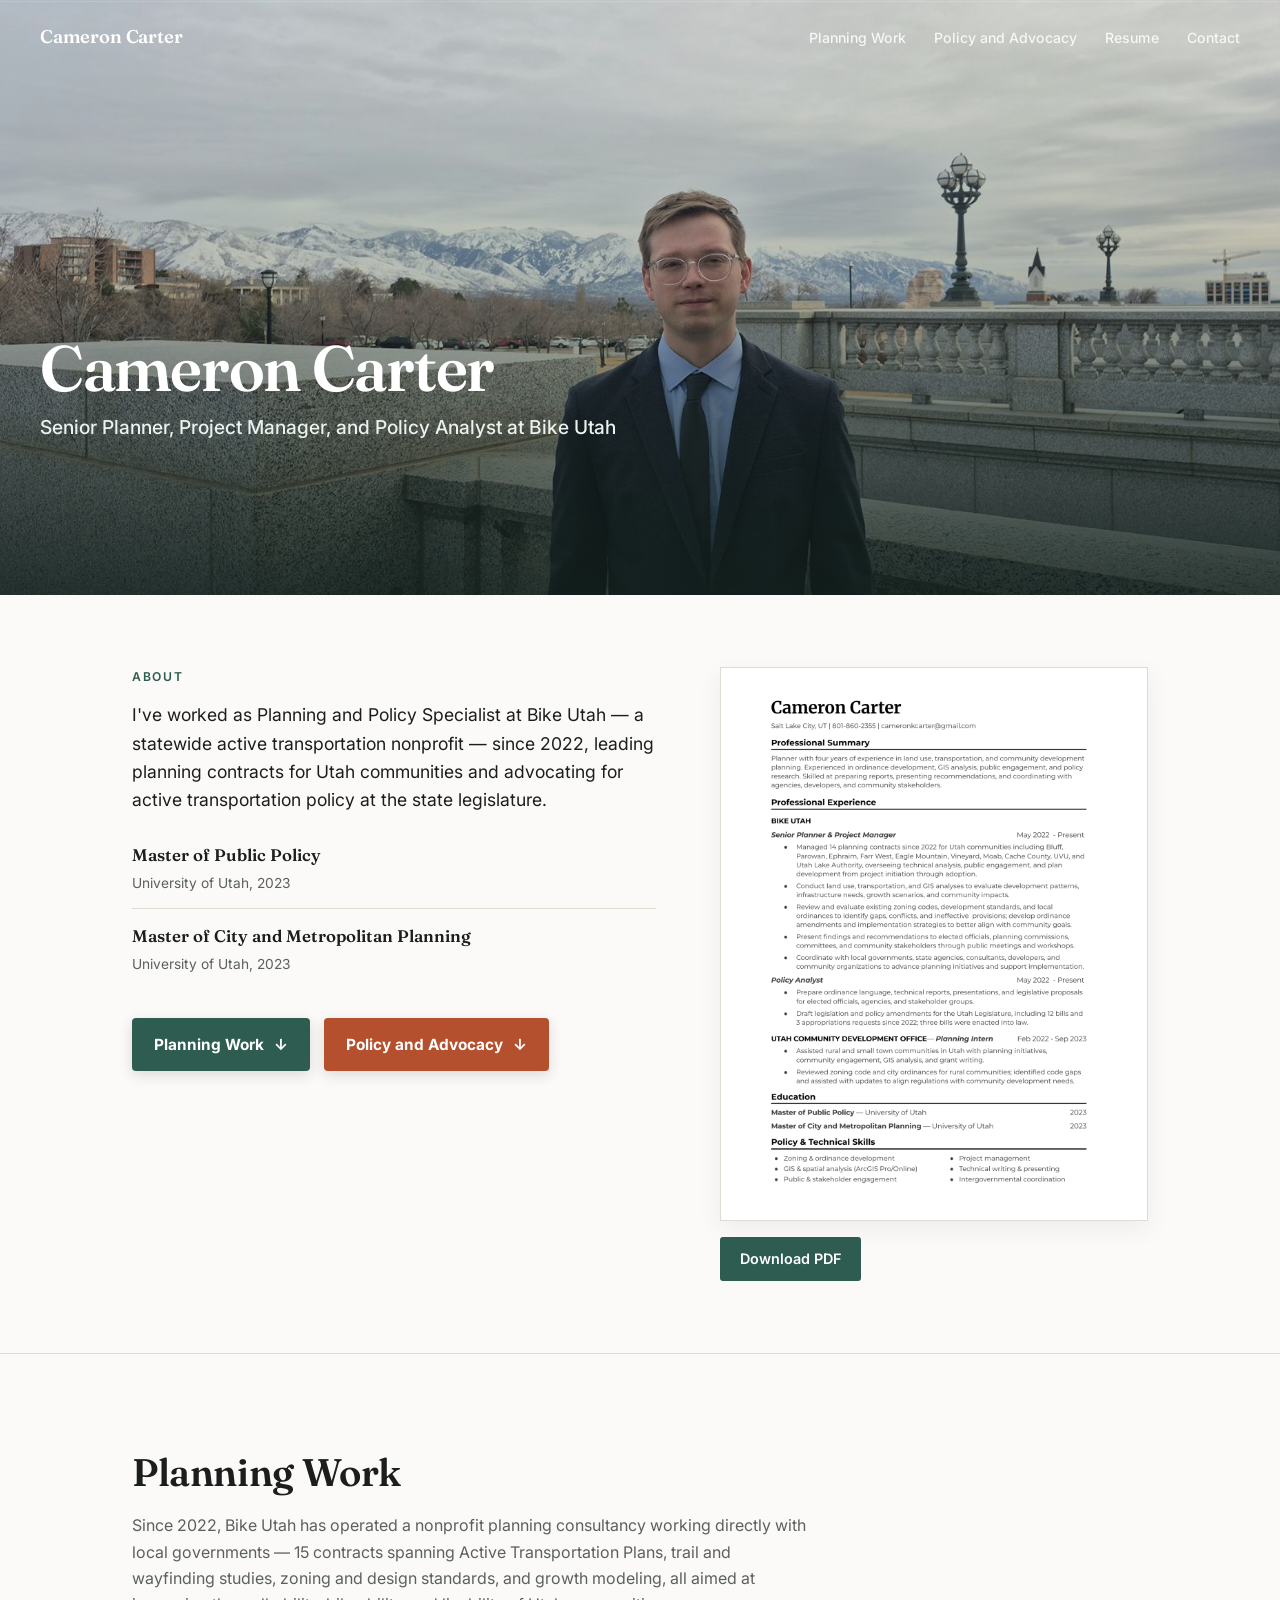
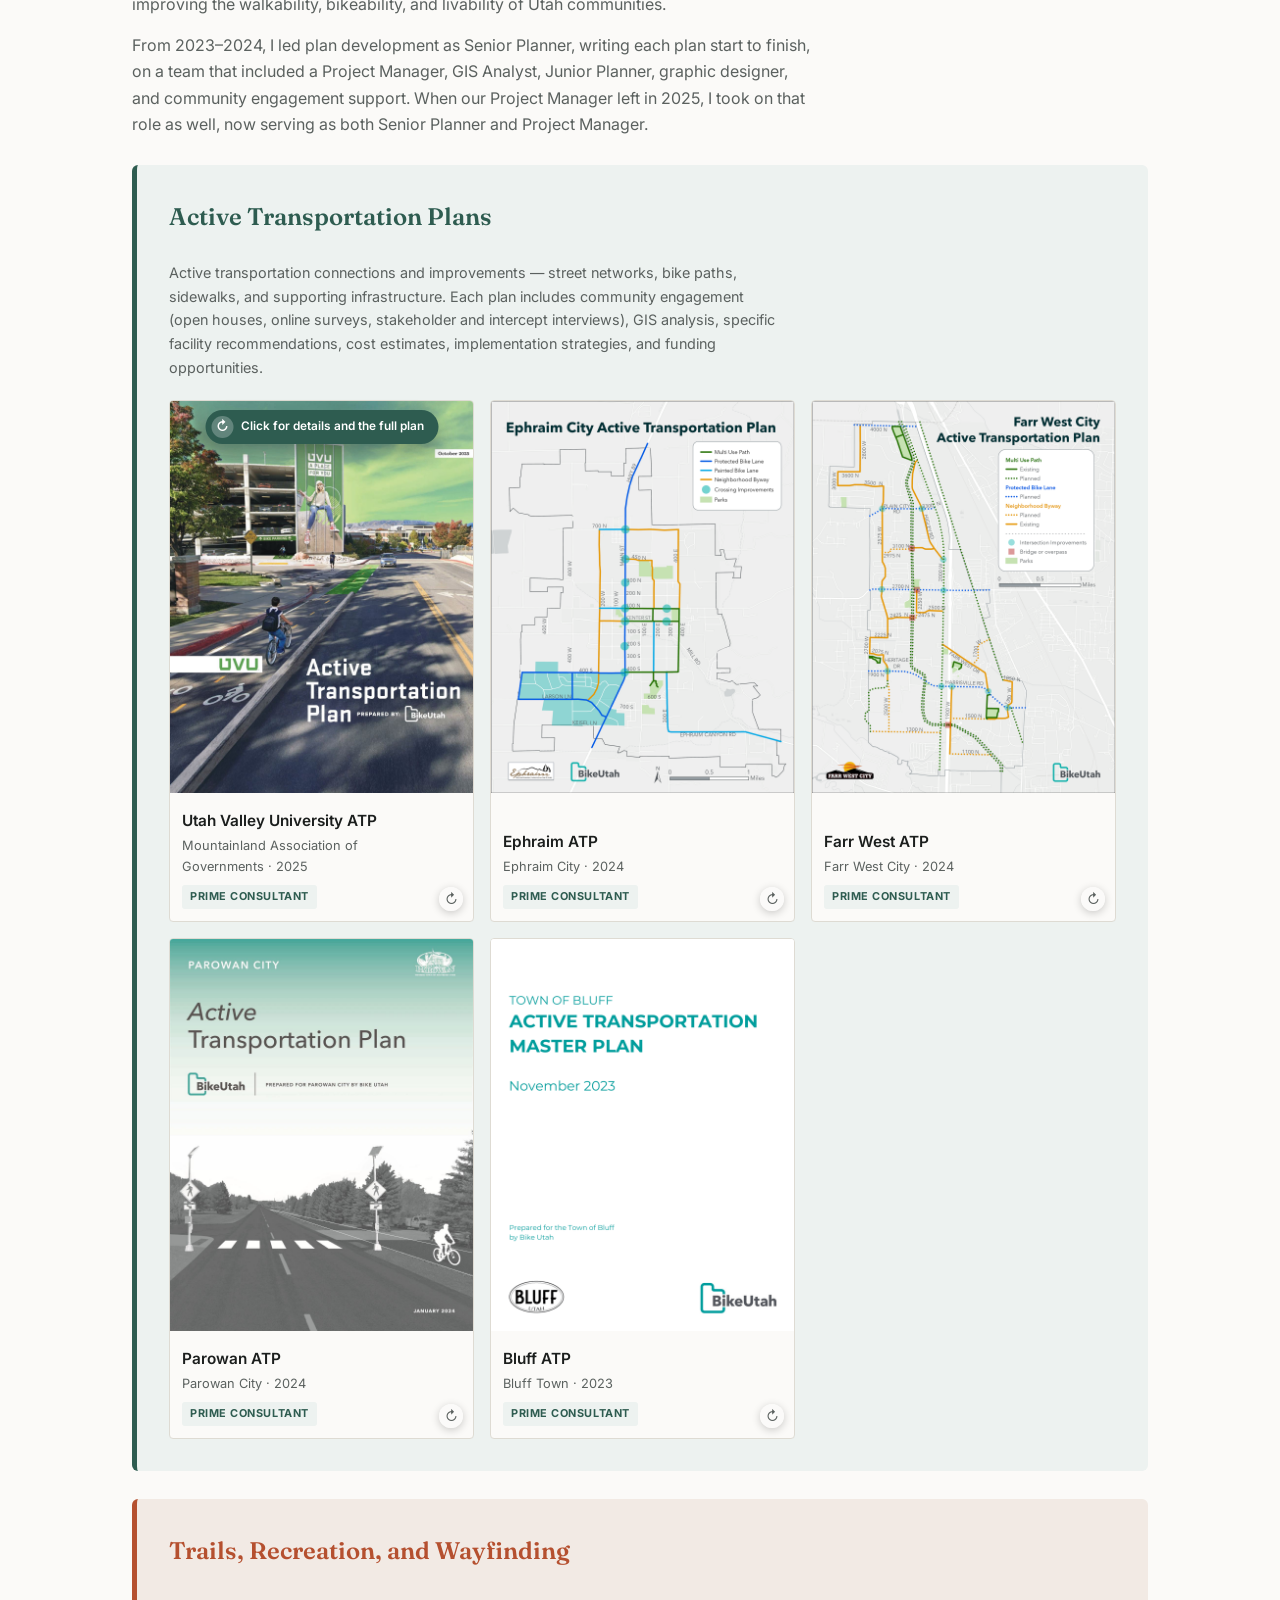
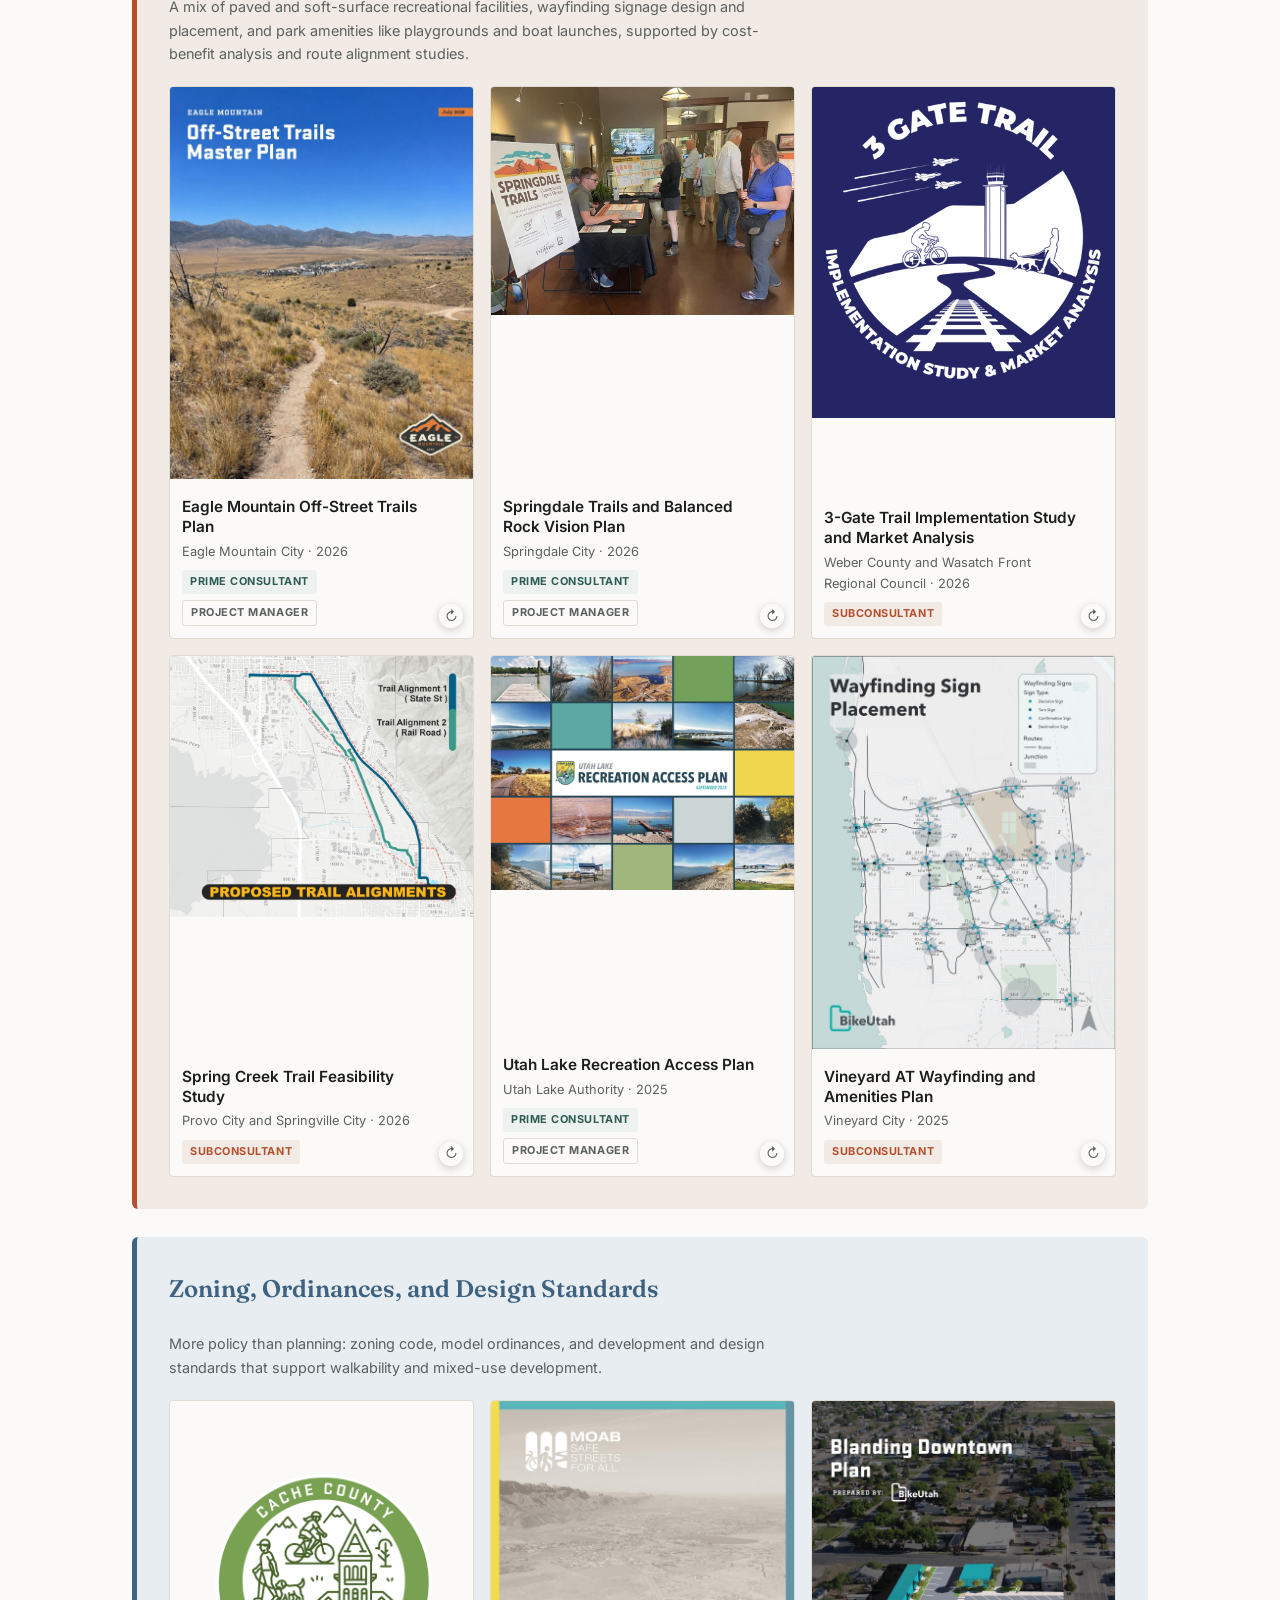
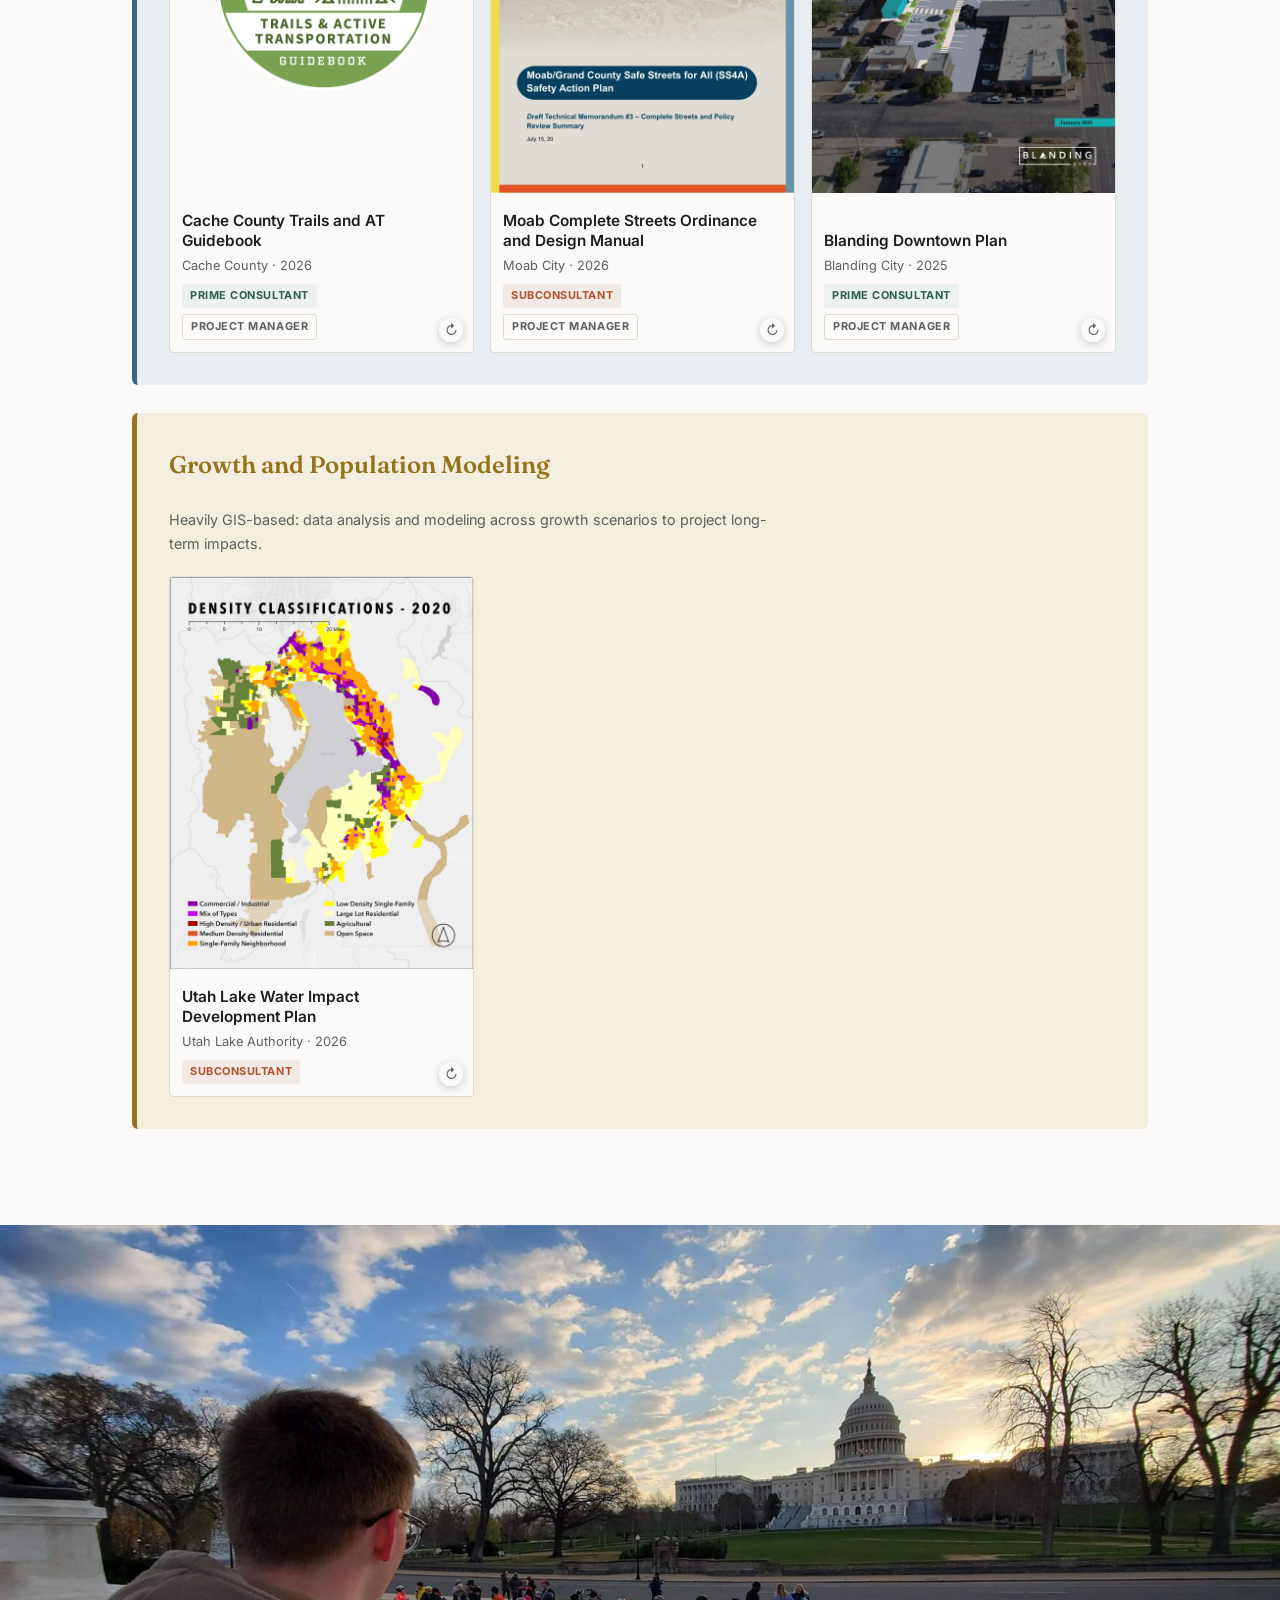
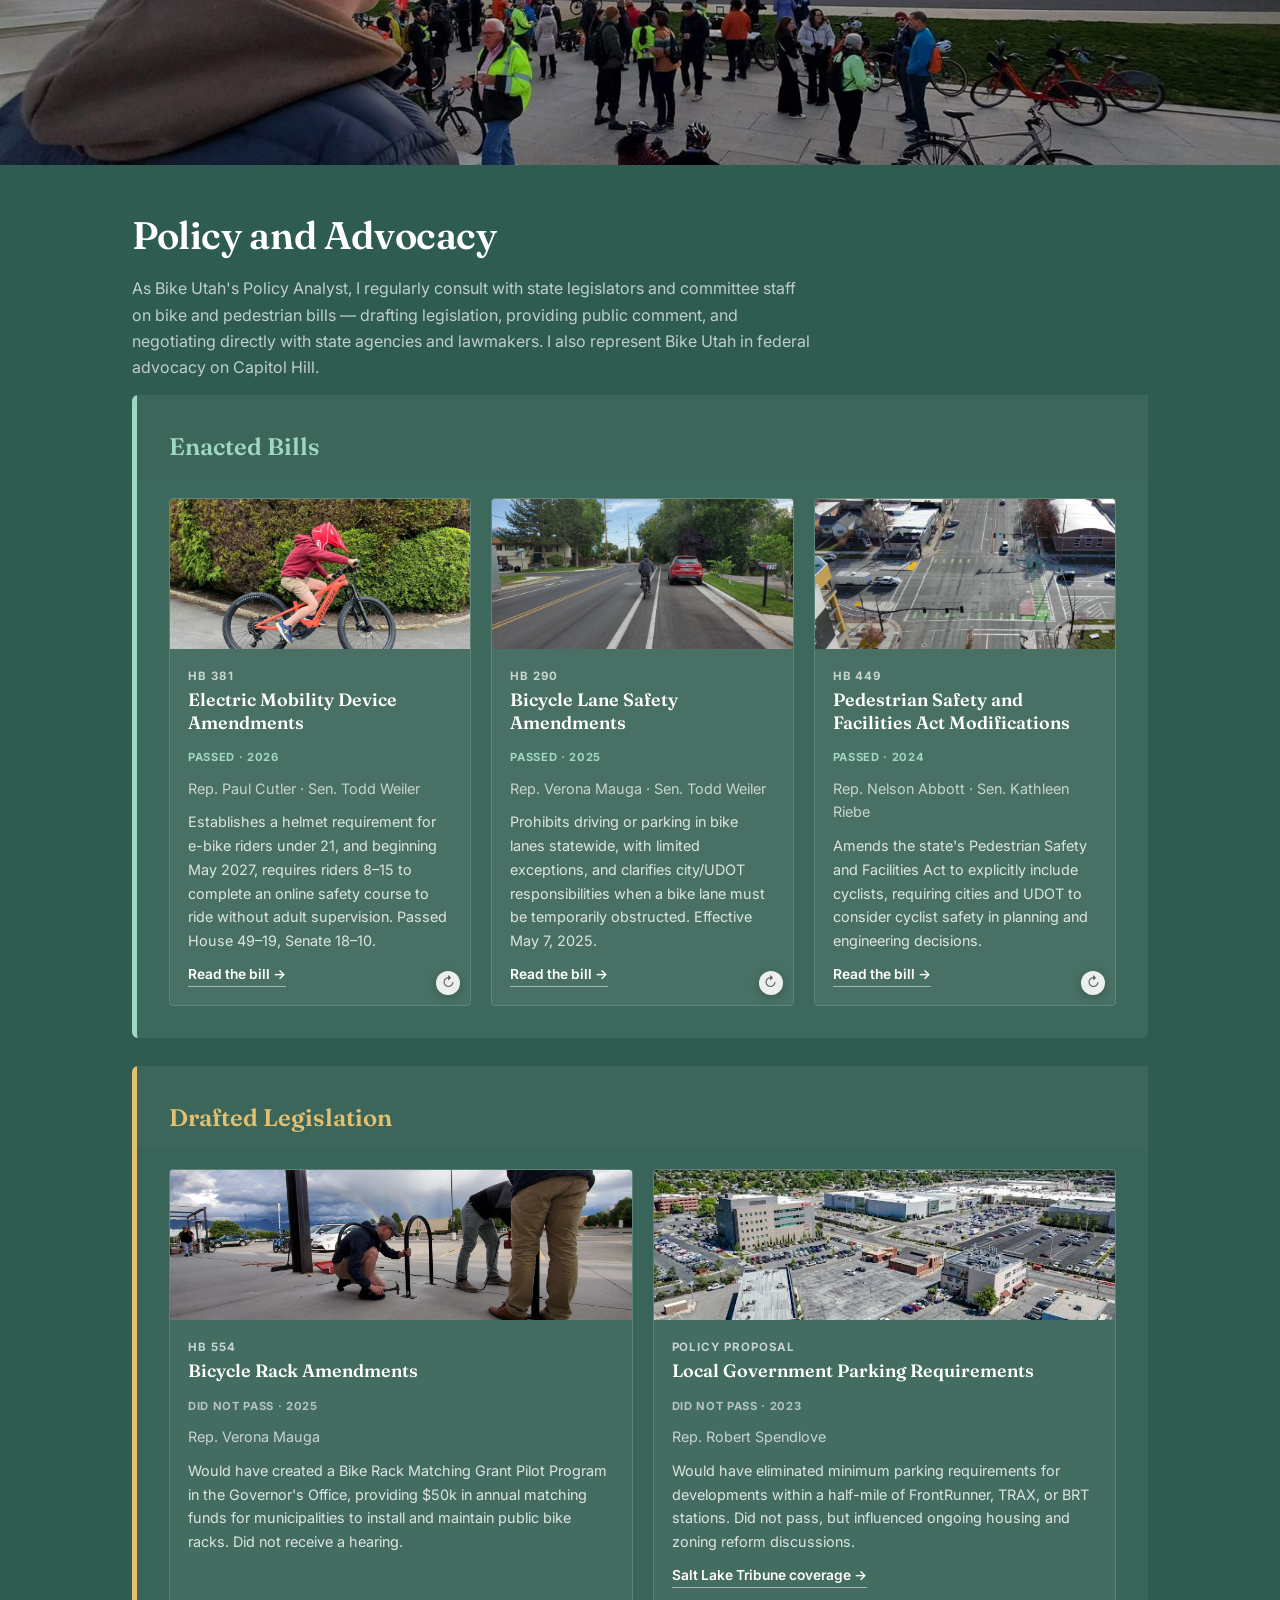
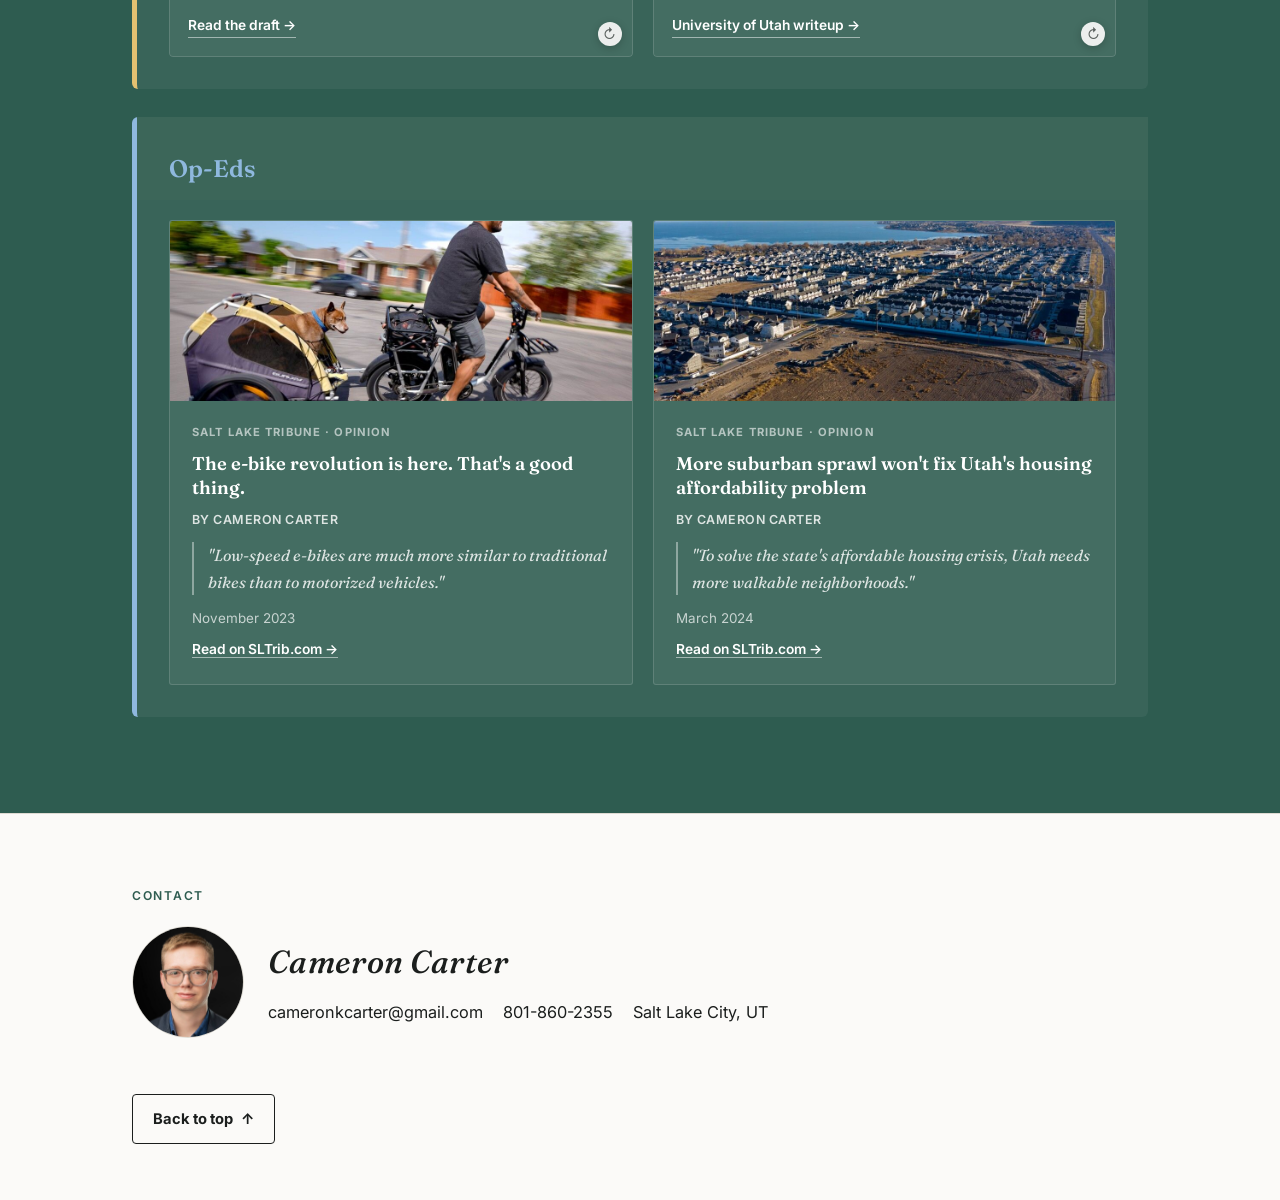
<file: index.html>
<!DOCTYPE html>
<html lang="en">
<head>
<meta charset="UTF-8">
<meta name="viewport" content="width=device-width, initial-scale=1.0">
<title>Cameron Carter — Transportation and Land Use Planner</title>
<meta name="description" content="Senior Planner, Project Manager, and Policy Analyst at Bike Utah">
<meta property="og:title" content="Cameron Carter — Portfolio">
<meta property="og:description" content="Senior Planner, Project Manager, and Policy Analyst at Bike Utah">
<meta property="og:image" content="https://cameronkcarter.github.io/portfolio/assets/img/hero-capitol.jpg">
<meta property="og:url" content="https://cameronkcarter.github.io/portfolio/">
<meta property="og:type" content="website">
<meta name="twitter:card" content="summary_large_image">
<meta name="twitter:title" content="Cameron Carter — Portfolio">
<meta name="twitter:description" content="Senior Planner, Project Manager, and Policy Analyst at Bike Utah">
<meta name="twitter:image" content="https://cameronkcarter.github.io/portfolio/assets/img/hero-capitol.jpg">
<link rel="stylesheet" href="assets/css/style.css">
</head>
<body>

<header class="site-nav" id="siteNav">
  <div class="wrap">
    <a class="site-name" href="#top">Cameron Carter</a>
    <button class="nav-toggle" id="navToggle" aria-label="Toggle menu" aria-expanded="false">
      <span></span><span></span><span></span>
    </button>
    <nav id="siteNavLinks">
      <a href="#planning">Planning Work</a>
      <a href="#policy">Policy and Advocacy</a>
      <a href="#resume">Resume</a>
      <a href="#contact">Contact</a>
    </nav>
  </div>
</header>

<section class="hero" id="top">
  <img src="assets/img/hero-capitol.jpg" alt="Cameron Carter at the Utah State Capitol, with the Salt Lake valley and Wasatch mountains behind him">
  <div class="hero-content">
    <div class="wrap">
      <h1>Cameron Carter</h1>
      <div class="role">Senior Planner, Project Manager, and Policy Analyst at Bike Utah</div>
    </div>
  </div>
</section>

<main>

  <section class="tight" id="about">
    <div class="wrap">
      <div class="about-grid">
        <div>
          <div class="eyebrow">About</div>
          <p class="lead">I've worked as Planning and Policy Specialist at Bike Utah — a statewide active transportation nonprofit — since 2022, leading planning contracts for Utah communities and advocating for active transportation policy at the state legislature.</p>

          <ul class="degree-list">
            <li>
              <div class="degree-name">Master of Public Policy</div>
              <div class="degree-school">University of Utah, 2023</div>
            </li>
            <li>
              <div class="degree-name">Master of City and Metropolitan Planning</div>
              <div class="degree-school">University of Utah, 2023</div>
            </li>
          </ul>

          <div class="btn-row">
            <a class="btn-scroll btn-scroll-green" href="#planning">Planning Work <span class="arrow">↓</span></a>
            <a class="btn-scroll btn-scroll-rust" href="#policy">Policy and Advocacy <span class="arrow">↓</span></a>
          </div>
        </div>

        <div id="resume">
          <a href="assets/resume/Cameron-Carter-Resume.pdf" target="_blank" rel="noopener">
            <img class="resume-image" src="assets/img/resume-page1.png" alt="Cameron Carter's resume">
          </a>
          <div class="resume-actions">
            <a class="btn" href="assets/resume/Cameron-Carter-Resume.pdf" download>Download PDF</a>
          </div>
        </div>
      </div>
    </div>
  </section>

  <section class="section-divide" id="planning">
    <div class="wrap">
      <h2>Planning Work</h2>
      <p class="muted measure">Since 2022, Bike Utah has operated a nonprofit planning consultancy working directly with local governments — 15 contracts spanning Active Transportation Plans, trail and wayfinding studies, zoning and design standards, and growth modeling, all aimed at improving the walkability, bikeability, and livability of Utah communities.</p>
      <p class="muted measure">From 2023–2024, I led plan development as Senior Planner, writing each plan start to finish, on a team that included a Project Manager, GIS Analyst, Junior Planner, graphic designer, and community engagement support. When our Project Manager left in 2025, I took on that role as well, now serving as both Senior Planner and Project Manager.</p>

      <div class="cat-block cat-green">
        <div class="cat-title">Active Transportation Plans</div>
        <p class="cat-desc">Active transportation connections and improvements — street networks, bike paths, sidewalks, and supporting infrastructure. Each plan includes community engagement (open houses, online surveys, stakeholder and intercept interviews), GIS analysis, specific facility recommendations, cost estimates, implementation strategies, and funding opportunities.</p>
        <div class="proj-grid">
          <div class="proj-card-callout-wrap">
            <div class="card-callout"><span class="card-callout-icon">↻</span> Click for details and the full plan</div>
            <div class="proj-card flip-card" onclick="flipCard(this)">
              <div class="proj-card-inner">
                <div class="proj-face proj-front">
                  <img class="proj-photo" src="assets/img/plan-uvu-main.jpg" alt="UVU Active Transportation Plan cover">
                  <span class="flip-hint">↻</span>
                  <div class="proj-front-body">
                    <div class="proj-name">Utah Valley University ATP</div>
                    <div class="proj-meta">Mountainland Association of Governments · 2025</div>
                    <div class="proj-tags"><span class="role-tag">Prime Consultant</span></div>
                  </div>
                </div>
                <div class="proj-face proj-back">
                  <img src="assets/img/plan-uvu-secondary.jpg" alt="UVU Active Transportation Plan map">
                  <div class="proj-back-body">
                    <ul class="proj-desc-list">
                      <li>Campus-wide Active Transportation Plan linking UVU, surrounding neighborhoods, and regional transit</li>
                      <li>Evaluates walking and biking conditions on campus and across the network</li>
                      <li>Identifies major barriers to active commuting</li>
                      <li>Infrastructure and program strategies for students, faculty, staff, and visitors</li>
                    </ul>
                    <a class="proj-link" href="plans/uvu.html" onclick="event.stopPropagation();">View Full Plan →</a>
                  </div>
                </div>
              </div>
            </div>
          </div>
          <div class="proj-card flip-card" onclick="flipCard(this)">
            <div class="proj-card-inner">
              <div class="proj-face proj-front">
                <img class="proj-photo" src="assets/img/plan-ephraim-main.png" alt="Ephraim Active Transportation Plan map">
                <span class="flip-hint">↻</span>
                <div class="proj-front-body">
                  <div class="proj-name">Ephraim ATP</div>
                  <div class="proj-meta">Ephraim City · 2024</div>
                  <div class="proj-tags"><span class="role-tag">Prime Consultant</span></div>
                </div>
              </div>
              <div class="proj-face proj-back">
                <img src="assets/img/plan-ephraim-secondary.jpg" alt="Planning team reviewing a draft map during the Ephraim Active Transportation Plan process">
                <div class="proj-back-body">
                  <ul class="proj-desc-list">
                    <li>High-level recommendations and designs for the city's walking and biking network</li>
                    <li>Proposes 23.4 miles of new active transportation routes</li>
                    <li>Estimated cost: $2.7 million over the next 10–20 years</li>
                    <li>Existing conditions analysis</li>
                    <li>Community engagement: public open house, online survey, bike tour with city stakeholders</li>
                  </ul>
                  <a class="proj-link" href="plans/ephraim.html" onclick="event.stopPropagation();">View Full Plan →</a>
                </div>
              </div>
            </div>
          </div>
          <div class="proj-card flip-card" onclick="flipCard(this)">
            <div class="proj-card-inner">
              <div class="proj-face proj-front">
                <img class="proj-photo" src="assets/img/plan-farrwest-main.png" alt="Farr West Active Transportation Plan map">
                <span class="flip-hint">↻</span>
                <div class="proj-front-body">
                  <div class="proj-name">Farr West ATP</div>
                  <div class="proj-meta">Farr West City · 2024</div>
                  <div class="proj-tags"><span class="role-tag">Prime Consultant</span></div>
                </div>
              </div>
              <div class="proj-face proj-back">
                <img src="assets/img/plan-farrwest-secondary.jpg" alt="Farr West public meeting">
                <div class="proj-back-body">
                  <ul class="proj-desc-list">
                    <li>High-level recommendations and designs for the city's walking and biking network</li>
                    <li>Proposes 23.4 miles of new active transportation facilities</li>
                    <li>Estimated cost: $14.7 million</li>
                    <li>Existing conditions analysis</li>
                    <li>Community engagement: public open house, online survey, bike tour with city stakeholders</li>
                  </ul>
                  <a class="proj-link" href="plans/farrwest.html" onclick="event.stopPropagation();">View Full Plan →</a>
                </div>
              </div>
            </div>
          </div>
          <div class="proj-card flip-card" onclick="flipCard(this)">
            <div class="proj-card-inner">
              <div class="proj-face proj-front">
                <img class="proj-photo" src="assets/img/plan-parowan-main.jpg" alt="Parowan Active Transportation Plan cover">
                <span class="flip-hint">↻</span>
                <div class="proj-front-body">
                  <div class="proj-name">Parowan ATP</div>
                  <div class="proj-meta">Parowan City · 2024</div>
                  <div class="proj-tags"><span class="role-tag">Prime Consultant</span></div>
                </div>
              </div>
              <div class="proj-face proj-back">
                <img src="assets/img/plan-parowan-secondary.png" alt="Parowan Active Transportation Plan map">
                <div class="proj-back-body">
                  <ul class="proj-desc-list">
                    <li>High-level recommendations and designs for the city's walking and biking network</li>
                    <li>Proposes 30.25 miles of new active transportation facilities</li>
                    <li>Estimated cost: $20.6 million</li>
                    <li>Existing conditions analysis</li>
                    <li>Community engagement: public open house, online survey, bike tour with city stakeholders</li>
                  </ul>
                  <a class="proj-link" href="plans/parowan.html" onclick="event.stopPropagation();">View Full Plan →</a>
                </div>
              </div>
            </div>
          </div>
          <div class="proj-card flip-card" onclick="flipCard(this)">
            <div class="proj-card-inner">
              <div class="proj-face proj-front">
                <img class="proj-photo" src="assets/img/plan-bluff-main.png" alt="Bluff Active Transportation Master Plan cover">
                <span class="flip-hint">↻</span>
                <div class="proj-front-body">
                  <div class="proj-name">Bluff ATP</div>
                  <div class="proj-meta">Bluff Town · 2023</div>
                  <div class="proj-tags"><span class="role-tag">Prime Consultant</span></div>
                </div>
              </div>
              <div class="proj-face proj-back">
                <img src="assets/img/plan-bluff-secondary.png" alt="Bluff ATP facility types diagram">
                <div class="proj-back-body">
                  <ul class="proj-desc-list">
                    <li>Recommendations and designs for the town's walking and biking network</li>
                    <li>Proposes 30.4 miles of new active transportation facilities</li>
                    <li>Estimated cost: $17 million</li>
                    <li>Existing conditions analysis, plus an expanded environmental review of sensitive and public lands near Bluff</li>
                    <li>Community engagement: public open house, online survey, bike tour with city stakeholders</li>
                    <li>Foundational to a $12 million RAISE grant UDOT received in 2024</li>
                  </ul>
                  <a class="proj-link" href="plans/bluff.html" onclick="event.stopPropagation();">View Full Plan →</a>
                </div>
              </div>
            </div>
          </div>
        </div>
      </div>

      <div class="cat-block cat-rust">
        <div class="cat-title">Trails, Recreation, and Wayfinding</div>
        <p class="cat-desc">A mix of paved and soft-surface recreational facilities, wayfinding signage design and placement, and park amenities like playgrounds and boat launches, supported by cost-benefit analysis and route alignment studies.</p>
        <div class="proj-grid">
          <div class="proj-card flip-card" onclick="flipCard(this)">
            <div class="proj-card-inner">
              <div class="proj-face proj-front">
                <img class="proj-photo" src="assets/img/plan-eaglemountain-main.jpg" alt="Eagle Mountain Off-Street Trails Master Plan cover">
                <span class="flip-hint">↻</span>
                <div class="proj-front-body">
                  <div class="proj-name">Eagle Mountain Off-Street Trails Plan</div>
                  <div class="proj-meta">Eagle Mountain City · 2026</div>
                  <div class="proj-tags"><span class="role-tag">Prime Consultant</span><span class="role-tag pm">Project Manager</span></div>
                </div>
              </div>
              <div class="proj-face proj-back">
                <img src="assets/img/plan-eaglemountain-secondary.jpg" alt="Eagle Mountain trail conflicts diagram">
                <div class="proj-back-body">
                  <ul class="proj-desc-list">
                    <li>Off-street trails master plan focused on Hidden Hollow and surrounding public lands</li>
                    <li>Field-based assessment of the existing trail system</li>
                    <li>Identifies safety, drainage, erosion, connectivity, and signage issues</li>
                    <li>Recommendations to improve conditions and expand access for all trail users</li>
                    <li>Evaluated the city's bike park; proposed skill-area and expansion upgrades</li>
                  </ul>
                  <a class="proj-link" href="plans/eaglemountain.html" onclick="event.stopPropagation();">View Full Plan →</a>
                </div>
              </div>
            </div>
          </div>
          <div class="proj-card flip-card" onclick="flipCard(this)">
            <div class="proj-card-inner">
              <div class="proj-face proj-front">
                <img class="proj-photo" src="assets/img/plan-springdale-secondary.jpg" alt="Springdale Trails community open house">
                <span class="flip-hint">↻</span>
                <div class="proj-front-body">
                  <div class="proj-name">Springdale Trails and Balanced Rock Vision Plan</div>
                  <div class="proj-meta">Springdale City · 2026</div>
                  <div class="proj-tags"><span class="role-tag">Prime Consultant</span><span class="role-tag pm">Project Manager</span></div>
                </div>
              </div>
              <div class="proj-face proj-back">
                <img src="assets/img/plan-springdale-main.jpg" alt="Springdale Trails Community Outreach kickoff meeting cover">
                <div class="proj-back-body">
                  <ul class="proj-desc-list">
                    <li>Community outreach to understand sentiment on trails</li>
                    <li>Hosted a community workshop and online survey</li>
                    <li>Hiked Balanced Rock with city staff</li>
                    <li>Produced a vision plan for trail expansion</li>
                  </ul>
                </div>
              </div>
            </div>
          </div>
          <div class="proj-card flip-card" onclick="flipCard(this)">
            <div class="proj-card-inner">
              <div class="proj-face proj-front">
                <img class="proj-photo" src="assets/img/plan-3gate-main.png" alt="3 Gate Trail Implementation Study and Market Analysis logo">
                <span class="flip-hint">↻</span>
                <div class="proj-front-body">
                  <div class="proj-name">3-Gate Trail Implementation Study and Market Analysis</div>
                  <div class="proj-meta">Weber County and Wasatch Front Regional Council · 2026</div>
                  <div class="proj-tags"><span class="role-tag sub">Subconsultant</span></div>
                </div>
              </div>
              <div class="proj-face proj-back">
                <img src="assets/img/plan-3gate-secondary.png" alt="3-Gate Trail amenity benefit index table">
                <div class="proj-back-body">
                  <ul class="proj-desc-list">
                    <li>Feasibility study for a regional trail from Hill Air Force Base (Clearfield) to downtown Ogden</li>
                    <li>Led community engagement (sub to Avenue Consultants)</li>
                    <li>Stakeholder outreach to surface user needs and perceived barriers</li>
                    <li>Findings informed route evaluation and alignment recommendations</li>
                  </ul>
                  <a class="proj-link" href="plans/3gate.html" onclick="event.stopPropagation();">View Full Plan →</a>
                </div>
              </div>
            </div>
          </div>
          <div class="proj-card flip-card" onclick="flipCard(this)">
            <div class="proj-card-inner">
              <div class="proj-face proj-front">
                <img class="proj-photo" src="assets/img/plan-springcreek-secondary.jpg" alt="Spring Creek Trail proposed alignment map">
                <span class="flip-hint">↻</span>
                <div class="proj-front-body">
                  <div class="proj-name">Spring Creek Trail Feasibility Study</div>
                  <div class="proj-meta">Provo City and Springville City · 2026</div>
                  <div class="proj-tags"><span class="role-tag sub">Subconsultant</span></div>
                </div>
              </div>
              <div class="proj-face proj-back">
                <img src="assets/img/plan-springcreek-main.png" alt="Spring Creek Trail existing active transportation network map">
                <div class="proj-back-body">
                  <ul class="proj-desc-list">
                    <li>Feasibility study for a trail linking Provo and Springville (sub to Avenue Consultants)</li>
                    <li>Intercept surveys and GIS analysis of existing conditions</li>
                    <li>Evaluated route options against constraints and land ownership</li>
                    <li>Identified a preferred alignment for a continuous, accessible corridor</li>
                  </ul>
                  <a class="proj-link" href="plans/springcreek.html" onclick="event.stopPropagation();">View Full Plan →</a>
                </div>
              </div>
            </div>
          </div>
          <div class="proj-card flip-card" onclick="flipCard(this)">
            <div class="proj-card-inner">
              <div class="proj-face proj-front">
                <img class="proj-photo" src="assets/img/plan-ularap-main.jpg" alt="Utah Lake Recreation Access Plan cover">
                <span class="flip-hint">↻</span>
                <div class="proj-front-body">
                  <div class="proj-name">Utah Lake Recreation Access Plan</div>
                  <div class="proj-meta">Utah Lake Authority · 2025</div>
                  <div class="proj-tags"><span class="role-tag">Prime Consultant</span><span class="role-tag pm">Project Manager</span></div>
                </div>
              </div>
              <div class="proj-face proj-back">
                <img src="assets/img/plan-ularap-secondary.jpg" alt="Utah Lake Recreation Access Plan site plan">
                <div class="proj-back-body">
                  <ul class="proj-desc-list">
                    <li>Improves recreation access at Utah Lake</li>
                    <li>Assessed 35 public access points — marinas, parks, trailheads, beaches, boat launches</li>
                    <li>Addresses pain points like trash accumulation and unsafe access</li>
                    <li>Broad strategies to grow recreational use of the lake</li>
                  </ul>
                  <a class="proj-link" href="plans/ularap.html" onclick="event.stopPropagation();">View Full Plan →</a>
                </div>
              </div>
            </div>
          </div>
          <div class="proj-card flip-card" onclick="flipCard(this)">
            <div class="proj-card-inner">
              <div class="proj-face proj-front">
                <img class="proj-photo" src="assets/img/plan-vineyard-secondary.jpg" alt="Vineyard wayfinding sign placement map">
                <span class="flip-hint">↻</span>
                <div class="proj-front-body">
                  <div class="proj-name">Vineyard AT Wayfinding and Amenities Plan</div>
                  <div class="proj-meta">Vineyard City · 2025</div>
                  <div class="proj-tags"><span class="role-tag sub">Subconsultant</span></div>
                </div>
              </div>
              <div class="proj-face proj-back">
                <img src="assets/img/plan-vineyard-main.png" alt="Vineyard AT Wayfinding and Amenities Plan iconography options">
                <div class="proj-back-body">
                  <ul class="proj-desc-list">
                    <li>Wayfinding and amenities component of Vineyard's AT Plan Update (sub to Avenue Consultants)</li>
                    <li>Led community engagement</li>
                    <li>Designed a citywide wayfinding signage system</li>
                    <li>Identified sign locations and messaging for intuitive navigation</li>
                    <li>Amenities recommendations to improve comfort along trails and bike routes</li>
                  </ul>
                </div>
              </div>
            </div>
          </div>
        </div>
      </div>

      <div class="cat-block cat-blue">
        <div class="cat-title">Zoning, Ordinances, and Design Standards</div>
        <p class="cat-desc">More policy than planning: zoning code, model ordinances, and development and design standards that support walkability and mixed-use development.</p>
        <div class="proj-grid">
          <div class="proj-card flip-card" onclick="flipCard(this)">
            <div class="proj-card-inner">
              <div class="proj-face proj-front">
                <img class="proj-photo" src="assets/img/plan-cache-main.png" alt="Cache County Trails and Active Transportation Guidebook cover">
                <span class="flip-hint">↻</span>
                <div class="proj-front-body">
                  <div class="proj-name">Cache County Trails and AT Guidebook</div>
                  <div class="proj-meta">Cache County · 2026</div>
                  <div class="proj-tags"><span class="role-tag">Prime Consultant</span><span class="role-tag pm">Project Manager</span></div>
                </div>
              </div>
              <div class="proj-face proj-back">
                <img src="assets/img/plan-cache-secondary.png" alt="Cache County Trails and Active Transportation Guidebook steering committee meeting">
                <div class="proj-back-body">
                  <ul class="proj-desc-list">
                    <li>Guidebook for municipalities to support implementation of AT facilities</li>
                    <li>More consistent design standards for municipalities to follow</li>
                    <li>Context-sensitive standards aligned with Cache County's unique characteristics</li>
                    <li>Model ordinances and policy tools</li>
                    <li>Hosted 3 community workshops</li>
                  </ul>
                </div>
              </div>
            </div>
          </div>
          <div class="proj-card flip-card" onclick="flipCard(this)">
            <div class="proj-card-inner">
              <div class="proj-face proj-front">
                <img class="proj-photo" src="assets/img/plan-moab-main.png" alt="Moab/Grand Safe Streets for All Safety Action Plan cover">
                <span class="flip-hint">↻</span>
                <div class="proj-front-body">
                  <div class="proj-name">Moab Complete Streets Ordinance and Design Manual</div>
                  <div class="proj-meta">Moab City · 2026</div>
                  <div class="proj-tags"><span class="role-tag sub">Subconsultant</span><span class="role-tag pm">Project Manager</span></div>
                </div>
              </div>
              <div class="proj-face proj-back">
                <img src="assets/img/plan-moab-secondary.png" alt="Moab Complete Streets Design Manual road cross sections">
                <div class="proj-back-body">
                  <ul class="proj-desc-list">
                    <li>Wrote a Complete Streets ordinance and design manual to guide city transportation projects</li>
                    <li>Reviewed city code; recommendations for more multimodal design</li>
                  </ul>
                  <a class="proj-link" href="plans/moab.html" onclick="event.stopPropagation();">View Full Plan →</a>
                </div>
              </div>
            </div>
          </div>
          <div class="proj-card flip-card" onclick="flipCard(this)">
            <div class="proj-card-inner">
              <div class="proj-face proj-front">
                <img class="proj-photo" src="assets/img/plan-blanding-main.jpg" alt="Blanding Downtown Plan cover">
                <span class="flip-hint">↻</span>
                <div class="proj-front-body">
                  <div class="proj-name">Blanding Downtown Plan</div>
                  <div class="proj-meta">Blanding City · 2025</div>
                  <div class="proj-tags"><span class="role-tag">Prime Consultant</span><span class="role-tag pm">Project Manager</span></div>
                </div>
              </div>
              <div class="proj-face proj-back">
                <img src="assets/img/plan-blanding-secondary.png" alt="Blanding Downtown Plan design exports">
                <div class="proj-back-body">
                  <ul class="proj-desc-list">
                    <li>Recommendations to make downtown more walkable and vibrant</li>
                    <li>Street redesigns, downtown zoning code, wayfinding and street amenities</li>
                    <li>Branding and marketing recommendations</li>
                    <li>Existing conditions analysis</li>
                    <li>Community workshop for engagement</li>
                  </ul>
                  <a class="proj-link" href="plans/blanding.html" onclick="event.stopPropagation();">View Full Plan →</a>
                </div>
              </div>
            </div>
          </div>
        </div>
      </div>

      <div class="cat-block cat-gold">
        <div class="cat-title">Growth and Population Modeling</div>
        <p class="cat-desc">Heavily GIS-based: data analysis and modeling across growth scenarios to project long-term impacts.</p>
        <div class="proj-grid">
          <div class="proj-card flip-card" onclick="flipCard(this)">
            <div class="proj-card-inner">
              <div class="proj-face proj-front">
                <img class="proj-photo" src="assets/img/plan-ulawidp-main.jpg" alt="Utah Lake Water Impact Development Plan density classifications map">
                <span class="flip-hint">↻</span>
                <div class="proj-front-body">
                  <div class="proj-name">Utah Lake Water Impact Development Plan</div>
                  <div class="proj-meta">Utah Lake Authority · 2026</div>
                  <div class="proj-tags"><span class="role-tag sub">Subconsultant</span></div>
                </div>
              </div>
              <div class="proj-face proj-back">
                <img src="assets/img/plan-ulawidp-secondary.jpg" alt="Household population growth 2025-2050 map">
                <div class="proj-back-body">
                  <ul class="proj-desc-list">
                    <li>Modeled future land use and population growth impacts on Utah Lake, 2020–2050 (sub to SWCA)</li>
                    <li>GIS-based analysis using MAG growth projections and regional plans</li>
                    <li>Quantifies effects on recreation access, shoreline conditions, and environmental pressure</li>
                    <li>Data foundation for long-term planning and policy coordination across Utah County</li>
                  </ul>
                </div>
              </div>
            </div>
          </div>
        </div>
      </div>

    </div>
  </section>

  <section id="policy">
    <img class="bleed-full" src="assets/img/policy-hero.jpg" alt="At a national advocacy event with the U.S. Capitol in the background">

    <div class="wrap">
      <h2>Policy and Advocacy</h2>
      <p class="muted measure">As Bike Utah's Policy Analyst, I regularly consult with state legislators and committee staff on bike and pedestrian bills — drafting legislation, providing public comment, and negotiating directly with state agencies and lawmakers. I also represent Bike Utah in federal advocacy on Capitol Hill.</p>

      <div class="bill-section bill-section-enacted">
        <div class="bill-section-title">Enacted Bills</div>
        <div class="bill-grid">

          <div class="bill-card flip-card" onclick="flipCard(this)">
            <div class="bill-card-inner">
              <div class="bill-face bill-front">
                <img src="assets/img/kids-on-ebikes.jpg" alt="Kids riding e-bikes">
                <span class="flip-hint">↻</span>
                <div class="bill-card-body">
                  <div class="bill-head">
                    <div class="bill-kicker">HB 381</div>
                    <h3>Electric Mobility Device Amendments</h3>
                  </div>
                  <span class="bill-status passed">Passed · 2026</span>
                  <p class="bill-sponsor">Rep. Paul Cutler · Sen. Todd Weiler</p>
                  <p>Establishes a helmet requirement for e-bike riders under 21, and beginning May 2027, requires riders 8–15 to complete an online safety course to ride without adult supervision. Passed House 49–19, Senate 18–10.</p>
                  <a class="bill-link" href="https://le.utah.gov/Session/2026/bills/static/HB0381.html" target="_blank" rel="noopener" onclick="event.stopPropagation()">Read the bill →</a>
                </div>
              </div>
              <div class="bill-face bill-back">
                <img src="assets/img/hb381-event.jpg" alt="HB 381 press event on the steps of the Utah State Capitol">
                <div class="bill-card-body">
                  <div class="bill-back-label">My Role</div>
                  <p>Drafted the bill with House Transportation Committee staff. Worked with Rep. Cutler and stakeholders to negotiate provisions and adjust the bill as it moved through committee.</p>
                </div>
              </div>
            </div>
          </div>

          <div class="bill-card flip-card" onclick="flipCard(this)">
            <div class="bill-card-inner">
              <div class="bill-face bill-front">
                <img src="assets/img/hb290-bike-lane.jpg" alt="A car parked in a bike lane">
                <span class="flip-hint">↻</span>
                <div class="bill-card-body">
                  <div class="bill-head">
                    <div class="bill-kicker">HB 290</div>
                    <h3>Bicycle Lane Safety Amendments</h3>
                  </div>
                  <span class="bill-status passed">Passed · 2025</span>
                  <p class="bill-sponsor">Rep. Verona Mauga · Sen. Todd Weiler</p>
                  <p>Prohibits driving or parking in bike lanes statewide, with limited exceptions, and clarifies city/UDOT responsibilities when a bike lane must be temporarily obstructed. Effective May 7, 2025.</p>
                  <a class="bill-link" href="https://le.utah.gov/~2025/bills/static/HB0290.html" target="_blank" rel="noopener" onclick="event.stopPropagation()">Read the bill →</a>
                </div>
              </div>
              <div class="bill-face bill-back">
                <img src="assets/img/lobbying-day.jpg" alt="Meeting with a legislator during a lobbying day at the Capitol">
                <div class="bill-card-body">
                  <div class="bill-back-label">My Role</div>
                  <p>Drafted this bill with Rep. Mauga and worked to convince legislators to support it. Hosted a lobbying day event featuring Rep. Mauga, where constituents could talk with her directly about the bill.</p>
                </div>
              </div>
            </div>
          </div>

          <div class="bill-card flip-card" onclick="flipCard(this)">
            <div class="bill-card-inner">
              <div class="bill-face bill-front">
                <img src="assets/img/hb449-bike-lane.jpg" alt="A bike lane relevant to HB 449, the Pedestrian Safety and Facilities Act Modifications">
                <span class="flip-hint">↻</span>
                <div class="bill-card-body">
                  <div class="bill-head">
                    <div class="bill-kicker">HB 449</div>
                    <h3>Pedestrian Safety and Facilities Act Modifications</h3>
                  </div>
                  <span class="bill-status passed">Passed · 2024</span>
                  <p class="bill-sponsor">Rep. Nelson Abbott · Sen. Kathleen Riebe</p>
                  <p>Amends the state's Pedestrian Safety and Facilities Act to explicitly include cyclists, requiring cities and UDOT to consider cyclist safety in planning and engineering decisions.</p>
                  <a class="bill-link" href="https://le.utah.gov/~2024/bills/static/HB0449.html" target="_blank" rel="noopener" onclick="event.stopPropagation()">Read the bill →</a>
                </div>
              </div>
              <div class="bill-face bill-back">
                <img src="assets/img/hb449-construction.jpeg" alt="Sidewalk and street construction in Salt Lake City">
                <div class="bill-card-body">
                  <div class="bill-back-label">My Role</div>
                  <p>Drafted the legislation with Rep. Abbott. Worked with him to negotiate provisions with UDOT and WFRC to get them on board in support of the bill.</p>
                </div>
              </div>
            </div>
          </div>
        </div>
      </div>

      <div class="bill-section bill-section-drafted">
        <div class="bill-section-title">Drafted Legislation</div>
        <div class="bill-grid two">

          <div class="bill-card flip-card" onclick="flipCard(this)">
            <div class="bill-card-inner">
              <div class="bill-face bill-front">
                <img src="assets/img/bike-rack-install-2.jpg" alt="Installing a bike rack, with a rainbow in the background after a storm">
                <span class="flip-hint">↻</span>
                <div class="bill-card-body">
                  <div class="bill-head">
                    <div class="bill-kicker">HB 554</div>
                    <h3>Bicycle Rack Amendments</h3>
                  </div>
                  <span class="bill-status notpassed">Did not pass · 2025</span>
                  <p class="bill-sponsor">Rep. Verona Mauga</p>
                  <p>Would have created a Bike Rack Matching Grant Pilot Program in the Governor's Office, providing $50k in annual matching funds for municipalities to install and maintain public bike racks. Did not receive a hearing.</p>
                  <a class="bill-link" href="https://le.utah.gov/~2025/bills/static/HB0554.html" target="_blank" rel="noopener" onclick="event.stopPropagation()">Read the draft →</a>
                </div>
              </div>
              <div class="bill-face bill-back">
                <img src="assets/img/bike-rack-install.jpg" alt="Installing a bike rack">
                <div class="bill-card-body">
                  <div class="bill-back-label">My Role</div>
                  <p>Drafted the bill and proposed the matching-grant model on behalf of Bike Utah. It didn't receive a committee hearing.</p>
                </div>
              </div>
            </div>
          </div>

          <div class="bill-card flip-card" onclick="flipCard(this)">
            <div class="bill-card-inner">
              <div class="bill-face bill-front">
                <img src="assets/img/parking-lot.jpg" alt="A surface parking lot">
                <span class="flip-hint">↻</span>
                <div class="bill-card-body">
                  <div class="bill-head">
                    <div class="bill-kicker">Policy Proposal</div>
                    <h3>Local Government Parking Requirements</h3>
                  </div>
                  <span class="bill-status notpassed">Did not pass · 2023</span>
                  <p class="bill-sponsor">Rep. Robert Spendlove</p>
                  <p>Would have eliminated minimum parking requirements for developments within a half-mile of FrontRunner, TRAX, or BRT stations. Did not pass, but influenced ongoing housing and zoning reform discussions.</p>
                  <a class="bill-link" href="https://www.sltrib.com/news/2023/01/26/less-lots-more-walks-utah/" target="_blank" rel="noopener" onclick="event.stopPropagation()">Salt Lake Tribune coverage →</a><br>
                  <a class="bill-link" href="https://plan.cap.utah.edu/students/cameron-carter-mcmp-student-on-utahs-parking-reform-bill/" target="_blank" rel="noopener" onclick="event.stopPropagation()">University of Utah writeup →</a>
                </div>
              </div>
              <div class="bill-face bill-back">
                <img src="assets/img/parking-lot-2.png" alt="A surface parking lot">
                <div class="bill-card-body">
                  <div class="bill-back-label">My Role</div>
                  <p>Drafted the proposal and coordinated with Rep. Robert Spendlove to advocate for transit-oriented parking reform. It didn't pass, but helped shape later housing and zoning reform discussions.</p>
                </div>
              </div>
            </div>
          </div>
        </div>
      </div>

      <div class="bill-section bill-section-oped">
        <div class="bill-section-title">Op-Eds</div>
      <div class="oped-grid">
        <div class="oped-card">
          <img src="assets/img/oped-ebike-revolution.jpg" alt="E-bike riders on a street">
          <div class="oped-card-body">
            <div class="oped-masthead">Salt Lake Tribune · Opinion</div>
            <h3>The e-bike revolution is here. That's a good thing.</h3>
            <p class="oped-byline">By Cameron Carter</p>
            <p class="oped-quote">"Low-speed e-bikes are much more similar to traditional bikes than to motorized vehicles."</p>
            <p class="muted">November 2023</p>
            <a class="bill-link" href="https://www.sltrib.com/opinion/commentary/2023/11/09/bike-utah-e-bike-revolution-is/" target="_blank" rel="noopener">Read on SLTrib.com →</a>
          </div>
        </div>
        <div class="oped-card">
          <img src="assets/img/oped-suburban-sprawl.jpg" alt="Suburban sprawl development">
          <div class="oped-card-body">
            <div class="oped-masthead">Salt Lake Tribune · Opinion</div>
            <h3>More suburban sprawl won't fix Utah's housing affordability problem</h3>
            <p class="oped-byline">By Cameron Carter</p>
            <p class="oped-quote">"To solve the state's affordable housing crisis, Utah needs more walkable neighborhoods."</p>
            <p class="muted">March 2024</p>
            <a class="bill-link" href="https://www.sltrib.com/opinion/commentary/2024/03/17/opinion-more-suburban-sprawl-wont/" target="_blank" rel="noopener">Read on SLTrib.com →</a>
          </div>
        </div>
      </div>
      </div>
    </div>
  </section>

</main>

<footer class="contact-footer" id="contact">
  <div class="wrap">
    <div class="eyebrow">Contact</div>
    <div class="signature-row">
      <img class="signature-photo" src="assets/img/headshot.jpg" alt="Cameron Carter">
      <div class="signature-info">
        <div class="signature-name">Cameron Carter</div>
        <div class="contact-line">
          <a href="mailto:cameronkcarter@gmail.com">cameronkcarter@gmail.com</a>
          <a href="tel:+18018602355">801-860-2355</a>
          <span>Salt Lake City, UT</span>
        </div>
      </div>
    </div>
    <a class="back-to-top" href="#top">Back to top <span class="arrow">↑</span></a>
  </div>
</footer>

<script>
  let hasFlippedOnce = false;
  function flipCard(el) {
    document.querySelectorAll('.flip-card.flipped').forEach(c => {
      if (c !== el) c.classList.remove('flipped');
    });
    el.classList.toggle('flipped');
    if (!hasFlippedOnce) {
      hasFlippedOnce = true;
      const callout = document.querySelector('.card-callout');
      if (callout) callout.classList.add('hidden');
    }
  }

  const nav = document.getElementById('siteNav');
  const onScroll = () => {
    if (window.scrollY > window.innerHeight * 0.6) nav.classList.add('scrolled');
    else nav.classList.remove('scrolled');
  };
  window.addEventListener('scroll', onScroll, {passive:true});
  onScroll();

  const navToggle = document.getElementById('navToggle');
  const navLinks = document.getElementById('siteNavLinks');
  navToggle.addEventListener('click', () => {
    const open = navLinks.classList.toggle('open');
    navToggle.classList.toggle('open', open);
    navToggle.setAttribute('aria-expanded', open ? 'true' : 'false');
  });
  navLinks.querySelectorAll('a').forEach(a => a.addEventListener('click', () => {
    navLinks.classList.remove('open');
    navToggle.classList.remove('open');
    navToggle.setAttribute('aria-expanded', 'false');
  }));
</script>

</body>
</html>
</file>
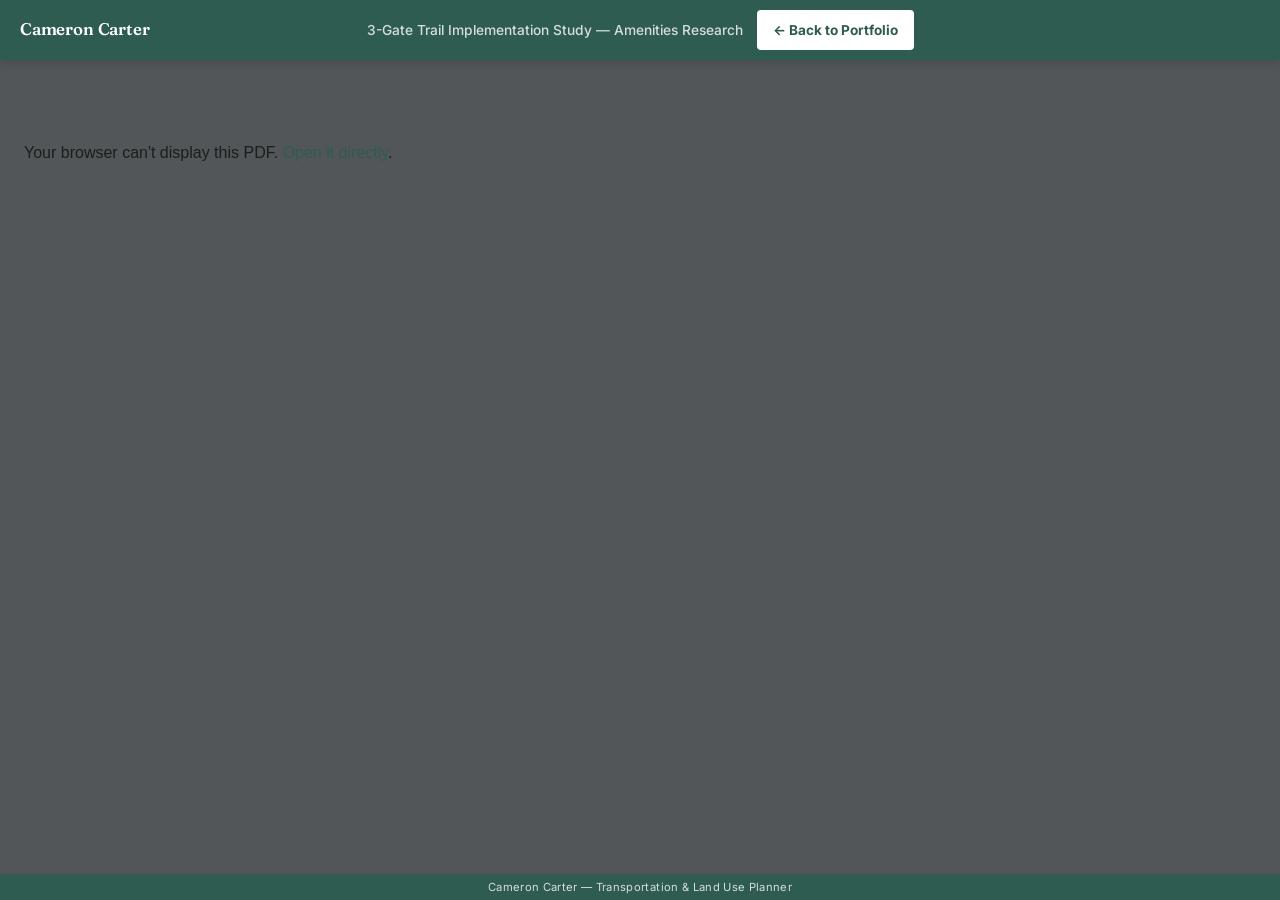
<file: plans/3gate.html>
<!DOCTYPE html>
<html lang="en">
<head>
<meta charset="UTF-8">
<meta name="viewport" content="width=device-width, initial-scale=1.0">
<title>3-Gate Trail — Full Plan — Cameron Carter</title>
<link rel="stylesheet" href="../assets/css/style.css">
</head>
<body class="plan-page">
<header class="plan-header">
  <a class="plan-site-name" href="../index.html">Cameron Carter</a>
  <div class="plan-center">
    <div class="plan-title">3-Gate Trail Implementation Study — Amenities Research</div>
    <a class="plan-back" href="../index.html#planning">← Back to Portfolio</a>
  </div>
</header>
<object class="plan-embed" data="../assets/plans/3gate.pdf#zoom=100" type="application/pdf"><p style="padding:80px 24px 0; font-family:sans-serif;">Your browser can't display this PDF. <a href="../assets/plans/3gate.pdf#zoom=100">Open it directly</a>.</p></object>
<footer class="plan-footer">Cameron Carter — Transportation &amp; Land Use Planner</footer>
</body>
</html>
</file>
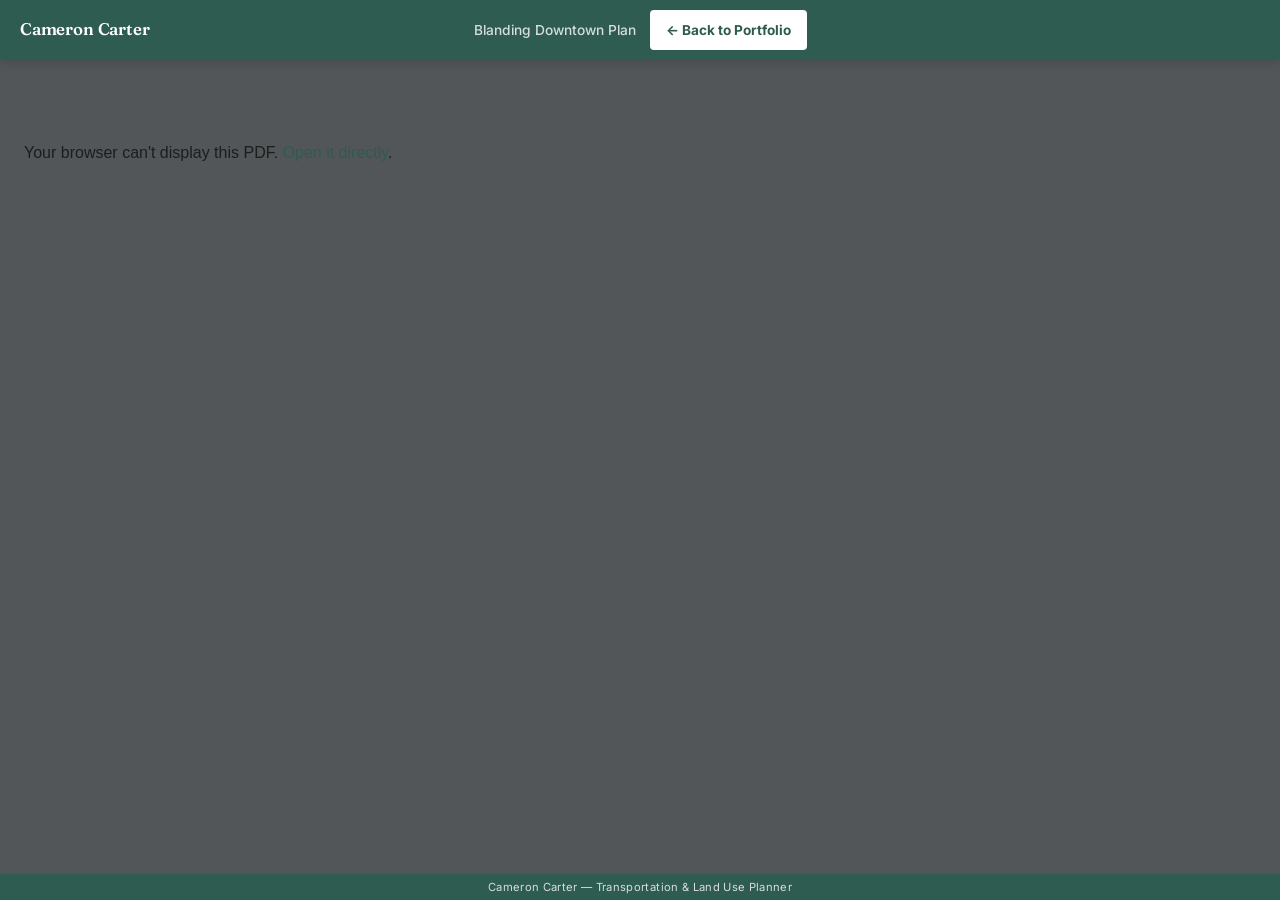
<file: plans/blanding.html>
<!DOCTYPE html>
<html lang="en">
<head>
<meta charset="UTF-8">
<meta name="viewport" content="width=device-width, initial-scale=1.0">
<title>Blanding Downtown Plan — Full Plan — Cameron Carter</title>
<link rel="stylesheet" href="../assets/css/style.css">
</head>
<body class="plan-page">
<header class="plan-header">
  <a class="plan-site-name" href="../index.html">Cameron Carter</a>
  <div class="plan-center">
    <div class="plan-title">Blanding Downtown Plan</div>
    <a class="plan-back" href="../index.html#planning">← Back to Portfolio</a>
  </div>
</header>
<object class="plan-embed" data="../assets/plans/blanding.pdf#zoom=100" type="application/pdf"><p style="padding:80px 24px 0; font-family:sans-serif;">Your browser can't display this PDF. <a href="../assets/plans/blanding.pdf#zoom=100">Open it directly</a>.</p></object>
<footer class="plan-footer">Cameron Carter — Transportation &amp; Land Use Planner</footer>
</body>
</html>
</file>
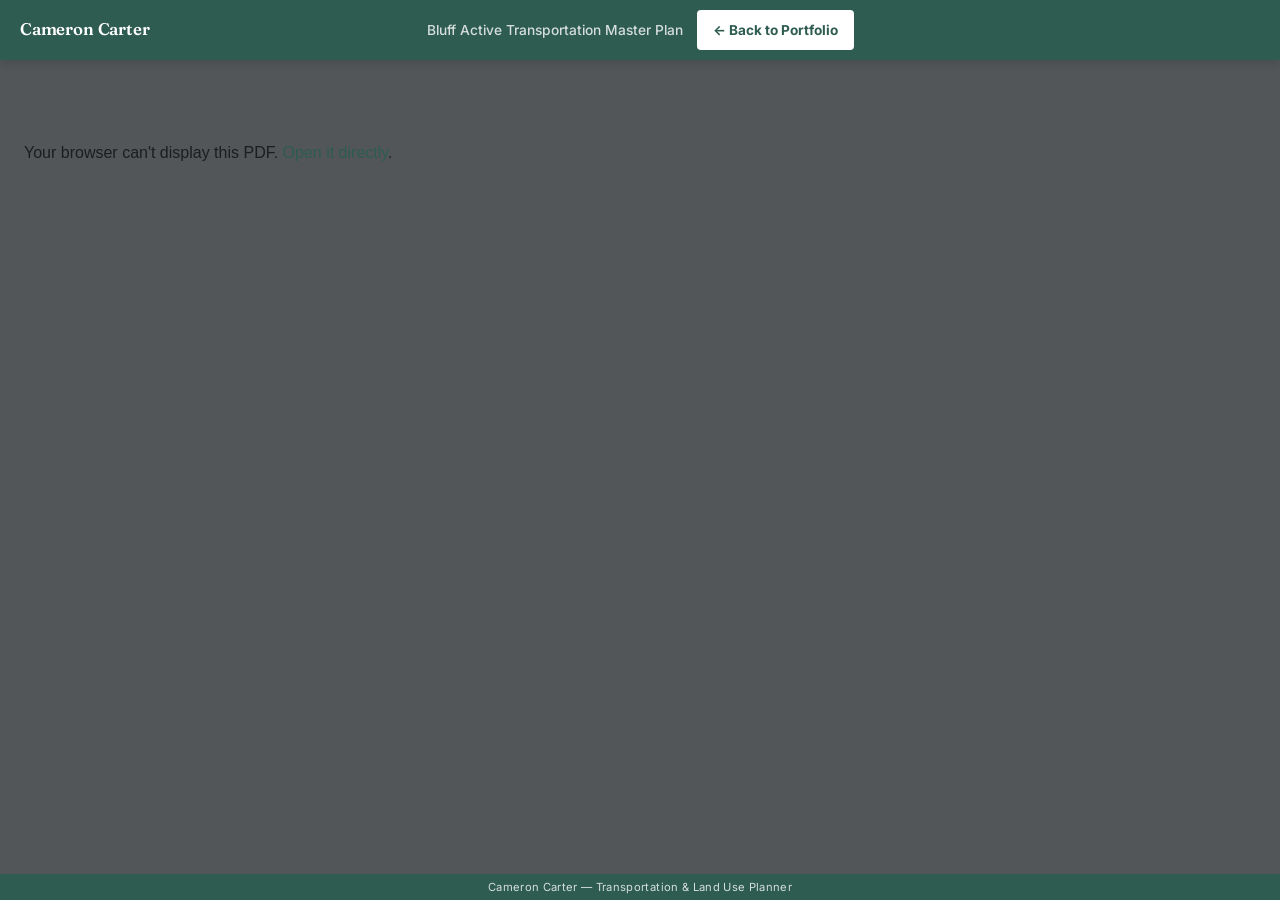
<file: plans/bluff.html>
<!DOCTYPE html>
<html lang="en">
<head>
<meta charset="UTF-8">
<meta name="viewport" content="width=device-width, initial-scale=1.0">
<title>Bluff ATP — Full Plan — Cameron Carter</title>
<link rel="stylesheet" href="../assets/css/style.css">
</head>
<body class="plan-page">
<header class="plan-header">
  <a class="plan-site-name" href="../index.html">Cameron Carter</a>
  <div class="plan-center">
    <div class="plan-title">Bluff Active Transportation Master Plan</div>
    <a class="plan-back" href="../index.html#planning">← Back to Portfolio</a>
  </div>
</header>
<object class="plan-embed" data="../assets/plans/bluff.pdf#zoom=100" type="application/pdf"><p style="padding:80px 24px 0; font-family:sans-serif;">Your browser can't display this PDF. <a href="../assets/plans/bluff.pdf#zoom=100">Open it directly</a>.</p></object>
<footer class="plan-footer">Cameron Carter — Transportation &amp; Land Use Planner</footer>
</body>
</html>
</file>
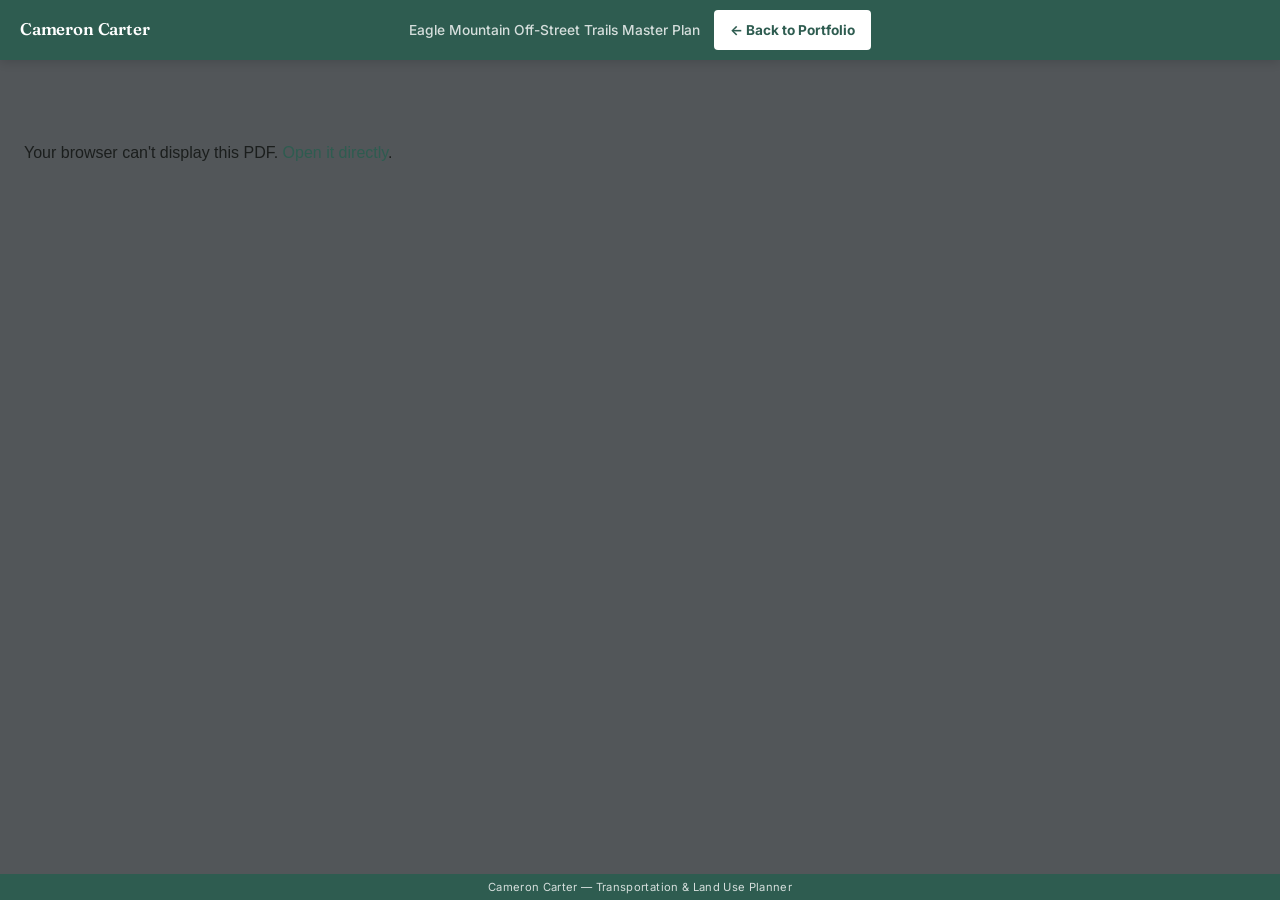
<file: plans/eaglemountain.html>
<!DOCTYPE html>
<html lang="en">
<head>
<meta charset="UTF-8">
<meta name="viewport" content="width=device-width, initial-scale=1.0">
<title>Eagle Mountain Off-Street Trails Plan — Full Plan — Cameron Carter</title>
<link rel="stylesheet" href="../assets/css/style.css">
</head>
<body class="plan-page">
<header class="plan-header">
  <a class="plan-site-name" href="../index.html">Cameron Carter</a>
  <div class="plan-center">
    <div class="plan-title">Eagle Mountain Off-Street Trails Master Plan</div>
    <a class="plan-back" href="../index.html#planning">← Back to Portfolio</a>
  </div>
</header>
<object class="plan-embed" data="../assets/plans/eaglemountain.pdf#zoom=100" type="application/pdf"><p style="padding:80px 24px 0; font-family:sans-serif;">Your browser can't display this PDF. <a href="../assets/plans/eaglemountain.pdf#zoom=100">Open it directly</a>.</p></object>
<footer class="plan-footer">Cameron Carter — Transportation &amp; Land Use Planner</footer>
</body>
</html>
</file>
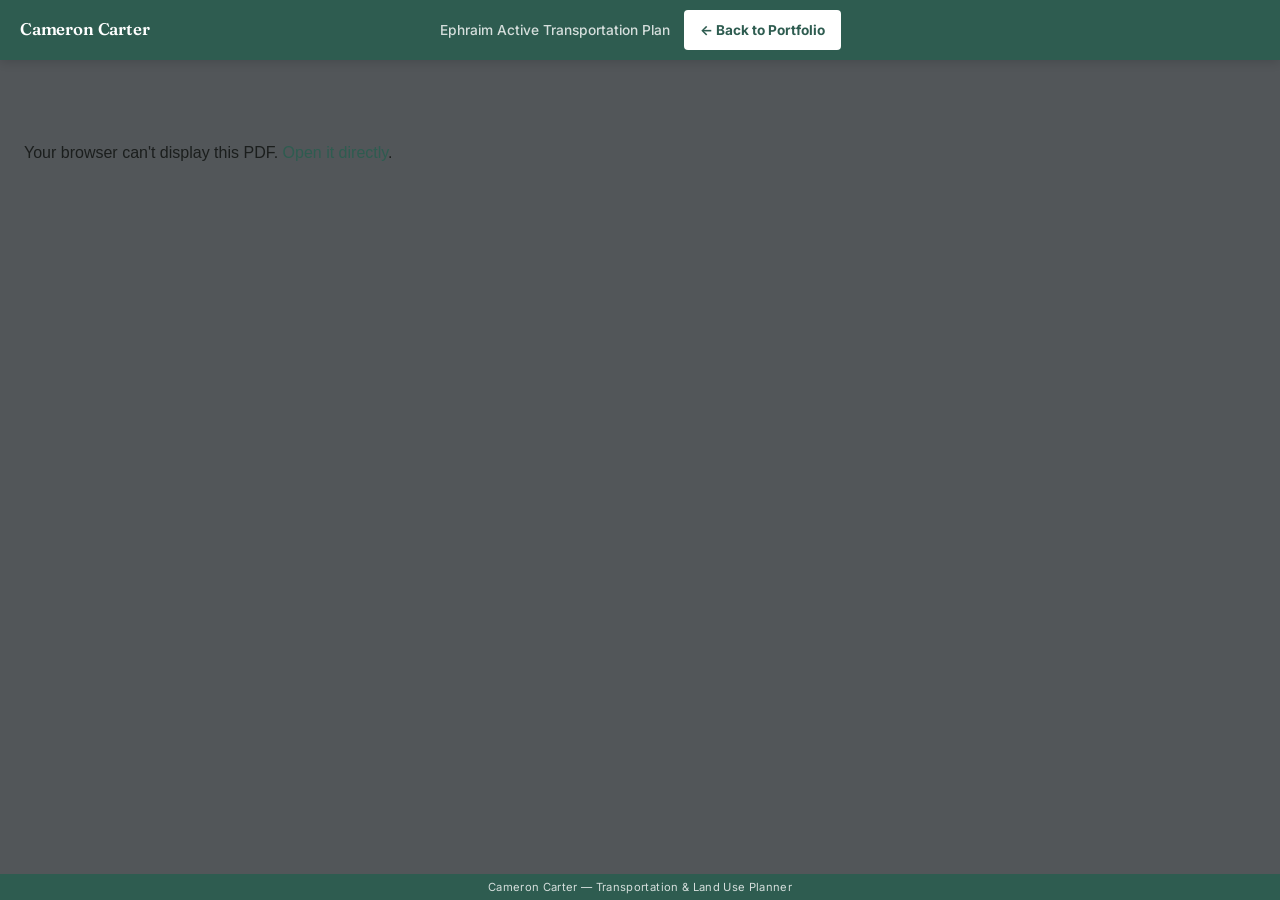
<file: plans/ephraim.html>
<!DOCTYPE html>
<html lang="en">
<head>
<meta charset="UTF-8">
<meta name="viewport" content="width=device-width, initial-scale=1.0">
<title>Ephraim ATP — Full Plan — Cameron Carter</title>
<link rel="stylesheet" href="../assets/css/style.css">
</head>
<body class="plan-page">
<header class="plan-header">
  <a class="plan-site-name" href="../index.html">Cameron Carter</a>
  <div class="plan-center">
    <div class="plan-title">Ephraim Active Transportation Plan</div>
    <a class="plan-back" href="../index.html#planning">← Back to Portfolio</a>
  </div>
</header>
<object class="plan-embed" data="../assets/plans/ephraim.pdf#zoom=100" type="application/pdf"><p style="padding:80px 24px 0; font-family:sans-serif;">Your browser can't display this PDF. <a href="../assets/plans/ephraim.pdf#zoom=100">Open it directly</a>.</p></object>
<footer class="plan-footer">Cameron Carter — Transportation &amp; Land Use Planner</footer>
</body>
</html>
</file>
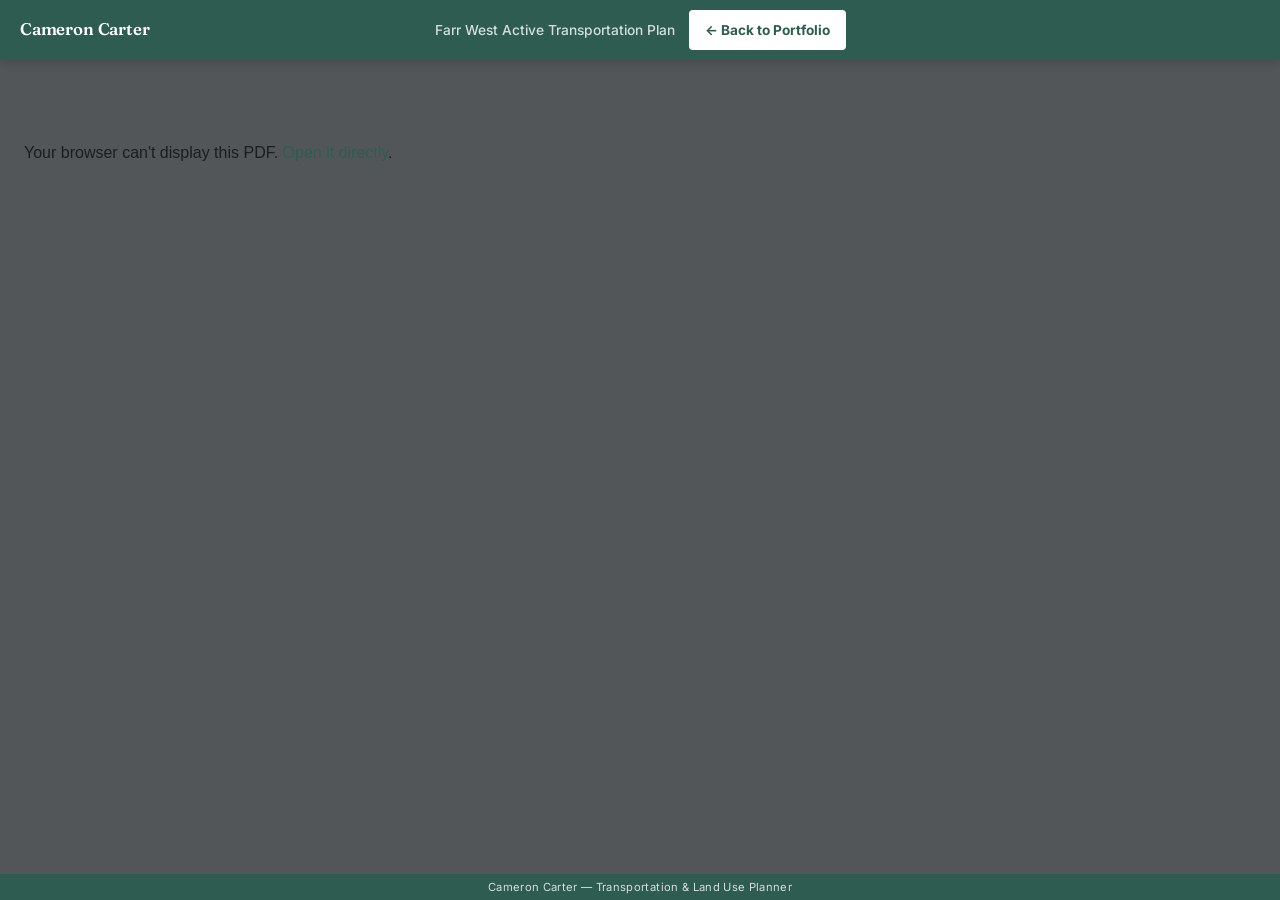
<file: plans/farrwest.html>
<!DOCTYPE html>
<html lang="en">
<head>
<meta charset="UTF-8">
<meta name="viewport" content="width=device-width, initial-scale=1.0">
<title>Farr West ATP — Full Plan — Cameron Carter</title>
<link rel="stylesheet" href="../assets/css/style.css">
</head>
<body class="plan-page">
<header class="plan-header">
  <a class="plan-site-name" href="../index.html">Cameron Carter</a>
  <div class="plan-center">
    <div class="plan-title">Farr West Active Transportation Plan</div>
    <a class="plan-back" href="../index.html#planning">← Back to Portfolio</a>
  </div>
</header>
<object class="plan-embed" data="../assets/plans/farrwest.pdf#zoom=100" type="application/pdf"><p style="padding:80px 24px 0; font-family:sans-serif;">Your browser can't display this PDF. <a href="../assets/plans/farrwest.pdf#zoom=100">Open it directly</a>.</p></object>
<footer class="plan-footer">Cameron Carter — Transportation &amp; Land Use Planner</footer>
</body>
</html>
</file>
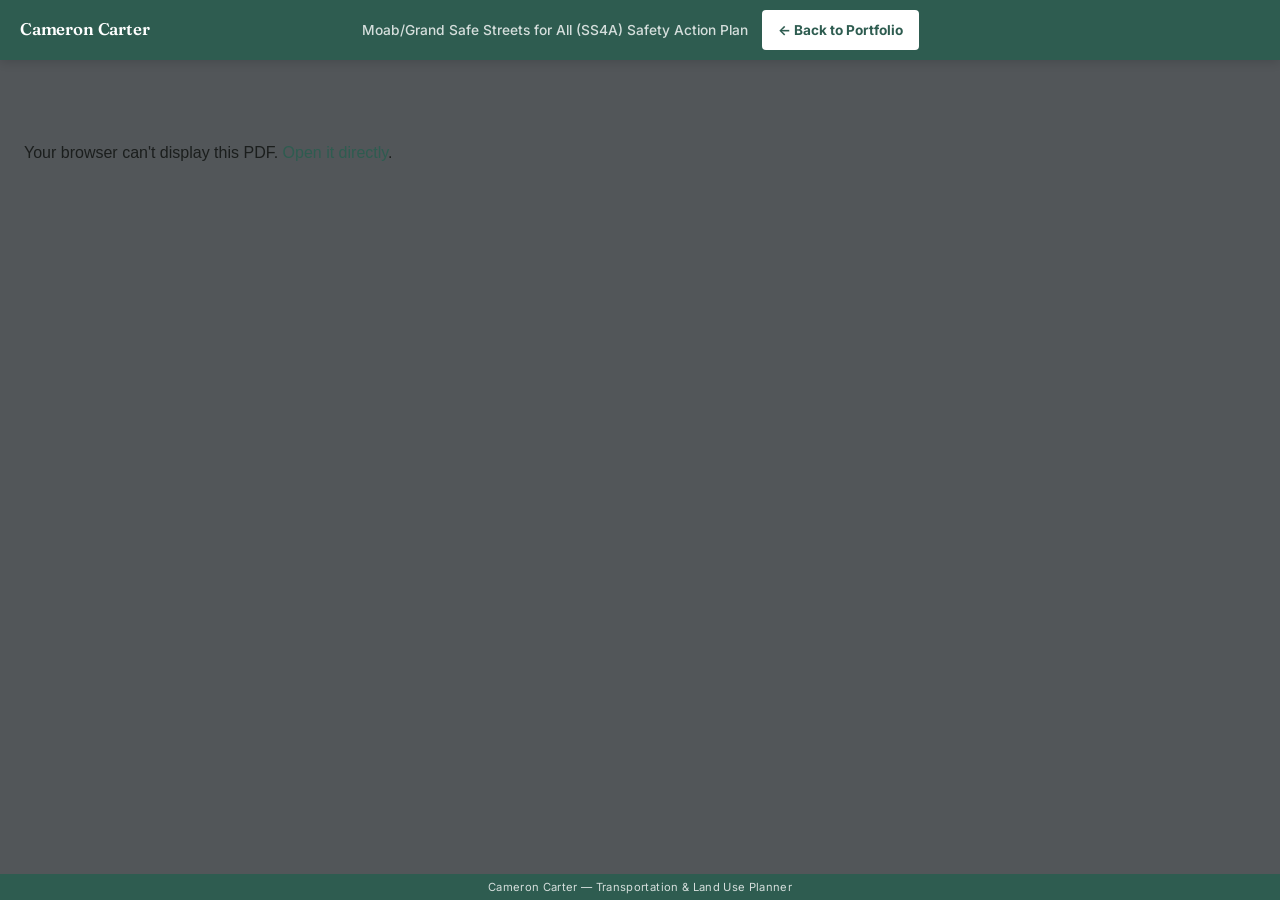
<file: plans/moab.html>
<!DOCTYPE html>
<html lang="en">
<head>
<meta charset="UTF-8">
<meta name="viewport" content="width=device-width, initial-scale=1.0">
<title>Moab Complete Streets — Full Plan — Cameron Carter</title>
<link rel="stylesheet" href="../assets/css/style.css">
</head>
<body class="plan-page">
<header class="plan-header">
  <a class="plan-site-name" href="../index.html">Cameron Carter</a>
  <div class="plan-center">
    <div class="plan-title">Moab/Grand Safe Streets for All (SS4A) Safety Action Plan</div>
    <a class="plan-back" href="../index.html#planning">← Back to Portfolio</a>
  </div>
</header>
<object class="plan-embed" data="../assets/plans/moab.pdf#zoom=100" type="application/pdf"><p style="padding:80px 24px 0; font-family:sans-serif;">Your browser can't display this PDF. <a href="../assets/plans/moab.pdf#zoom=100">Open it directly</a>.</p></object>
<footer class="plan-footer">Cameron Carter — Transportation &amp; Land Use Planner</footer>
</body>
</html>
</file>
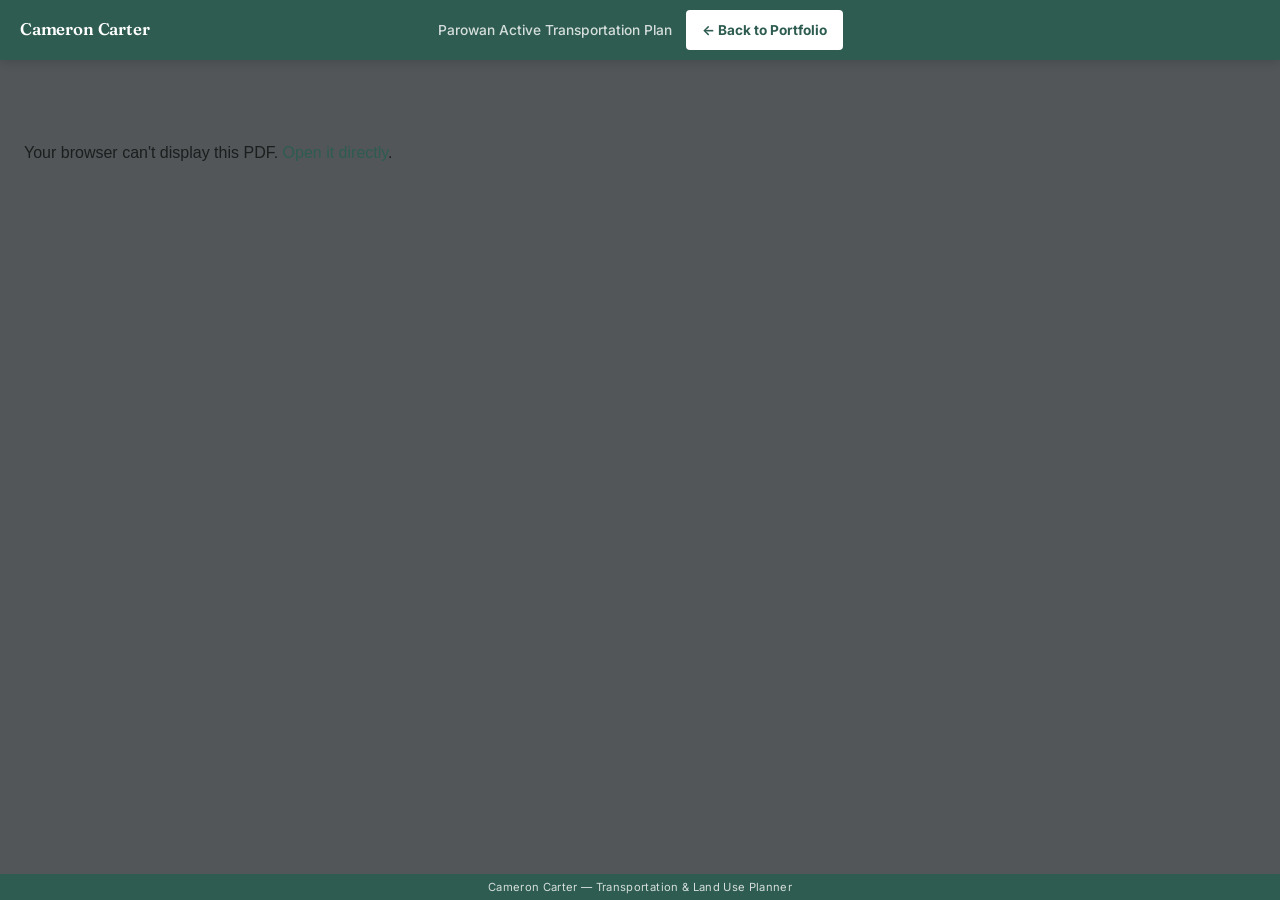
<file: plans/parowan.html>
<!DOCTYPE html>
<html lang="en">
<head>
<meta charset="UTF-8">
<meta name="viewport" content="width=device-width, initial-scale=1.0">
<title>Parowan ATP — Full Plan — Cameron Carter</title>
<link rel="stylesheet" href="../assets/css/style.css">
</head>
<body class="plan-page">
<header class="plan-header">
  <a class="plan-site-name" href="../index.html">Cameron Carter</a>
  <div class="plan-center">
    <div class="plan-title">Parowan Active Transportation Plan</div>
    <a class="plan-back" href="../index.html#planning">← Back to Portfolio</a>
  </div>
</header>
<object class="plan-embed" data="../assets/plans/parowan.pdf#zoom=100" type="application/pdf"><p style="padding:80px 24px 0; font-family:sans-serif;">Your browser can't display this PDF. <a href="../assets/plans/parowan.pdf#zoom=100">Open it directly</a>.</p></object>
<footer class="plan-footer">Cameron Carter — Transportation &amp; Land Use Planner</footer>
</body>
</html>
</file>
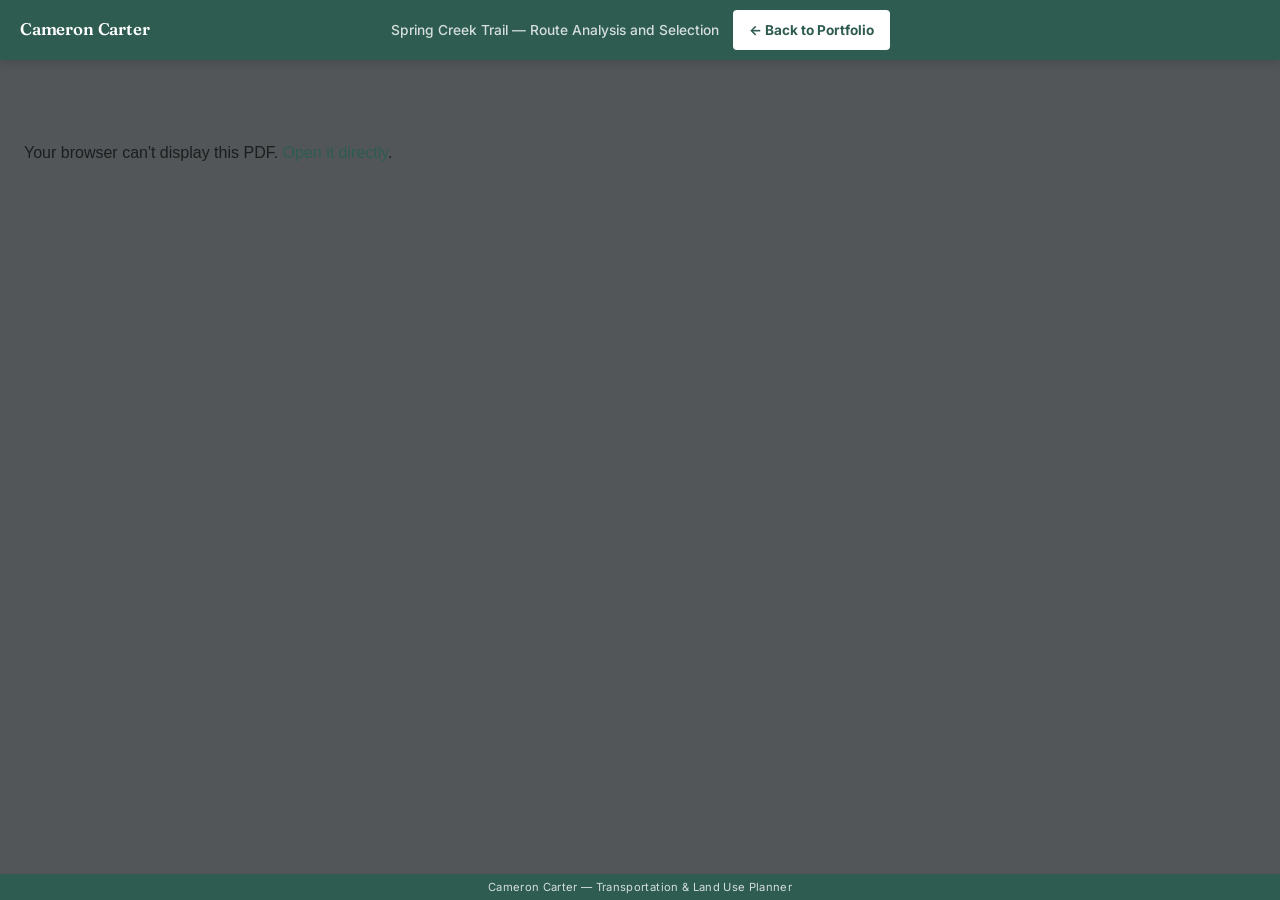
<file: plans/springcreek.html>
<!DOCTYPE html>
<html lang="en">
<head>
<meta charset="UTF-8">
<meta name="viewport" content="width=device-width, initial-scale=1.0">
<title>Spring Creek Trail Feasibility Study — Full Plan — Cameron Carter</title>
<link rel="stylesheet" href="../assets/css/style.css">
</head>
<body class="plan-page">
<header class="plan-header">
  <a class="plan-site-name" href="../index.html">Cameron Carter</a>
  <div class="plan-center">
    <div class="plan-title">Spring Creek Trail — Route Analysis and Selection</div>
    <a class="plan-back" href="../index.html#planning">← Back to Portfolio</a>
  </div>
</header>
<object class="plan-embed" data="../assets/plans/springcreek.pdf#zoom=100" type="application/pdf"><p style="padding:80px 24px 0; font-family:sans-serif;">Your browser can't display this PDF. <a href="../assets/plans/springcreek.pdf#zoom=100">Open it directly</a>.</p></object>
<footer class="plan-footer">Cameron Carter — Transportation &amp; Land Use Planner</footer>
</body>
</html>
</file>
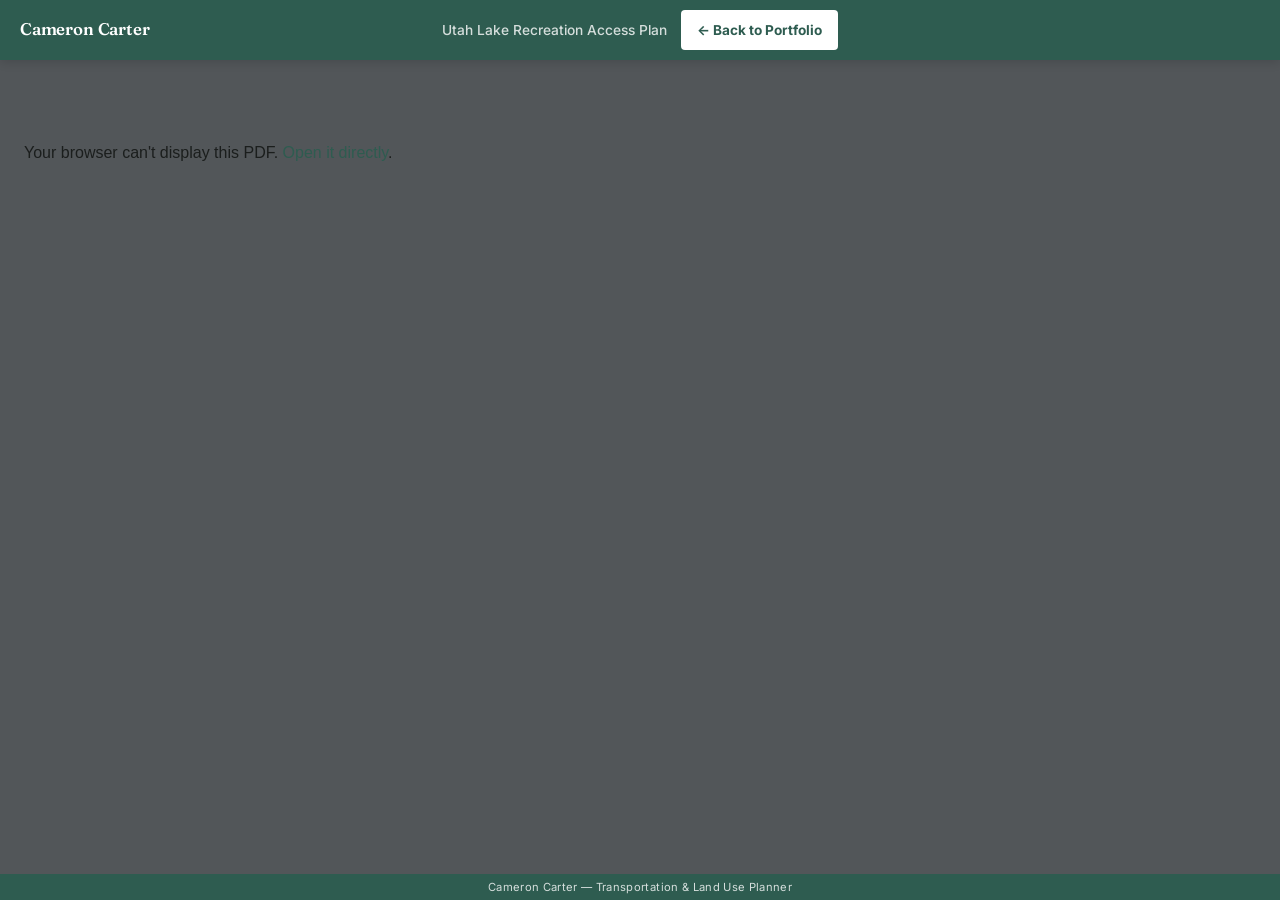
<file: plans/ularap.html>
<!DOCTYPE html>
<html lang="en">
<head>
<meta charset="UTF-8">
<meta name="viewport" content="width=device-width, initial-scale=1.0">
<title>Utah Lake Recreation Access Plan — Full Plan — Cameron Carter</title>
<link rel="stylesheet" href="../assets/css/style.css">
</head>
<body class="plan-page">
<header class="plan-header">
  <a class="plan-site-name" href="../index.html">Cameron Carter</a>
  <div class="plan-center">
    <div class="plan-title">Utah Lake Recreation Access Plan</div>
    <a class="plan-back" href="../index.html#planning">← Back to Portfolio</a>
  </div>
</header>
<object class="plan-embed" data="../assets/plans/ularap.pdf#zoom=100" type="application/pdf"><p style="padding:80px 24px 0; font-family:sans-serif;">Your browser can't display this PDF. <a href="../assets/plans/ularap.pdf#zoom=100">Open it directly</a>.</p></object>
<footer class="plan-footer">Cameron Carter — Transportation &amp; Land Use Planner</footer>
</body>
</html>
</file>
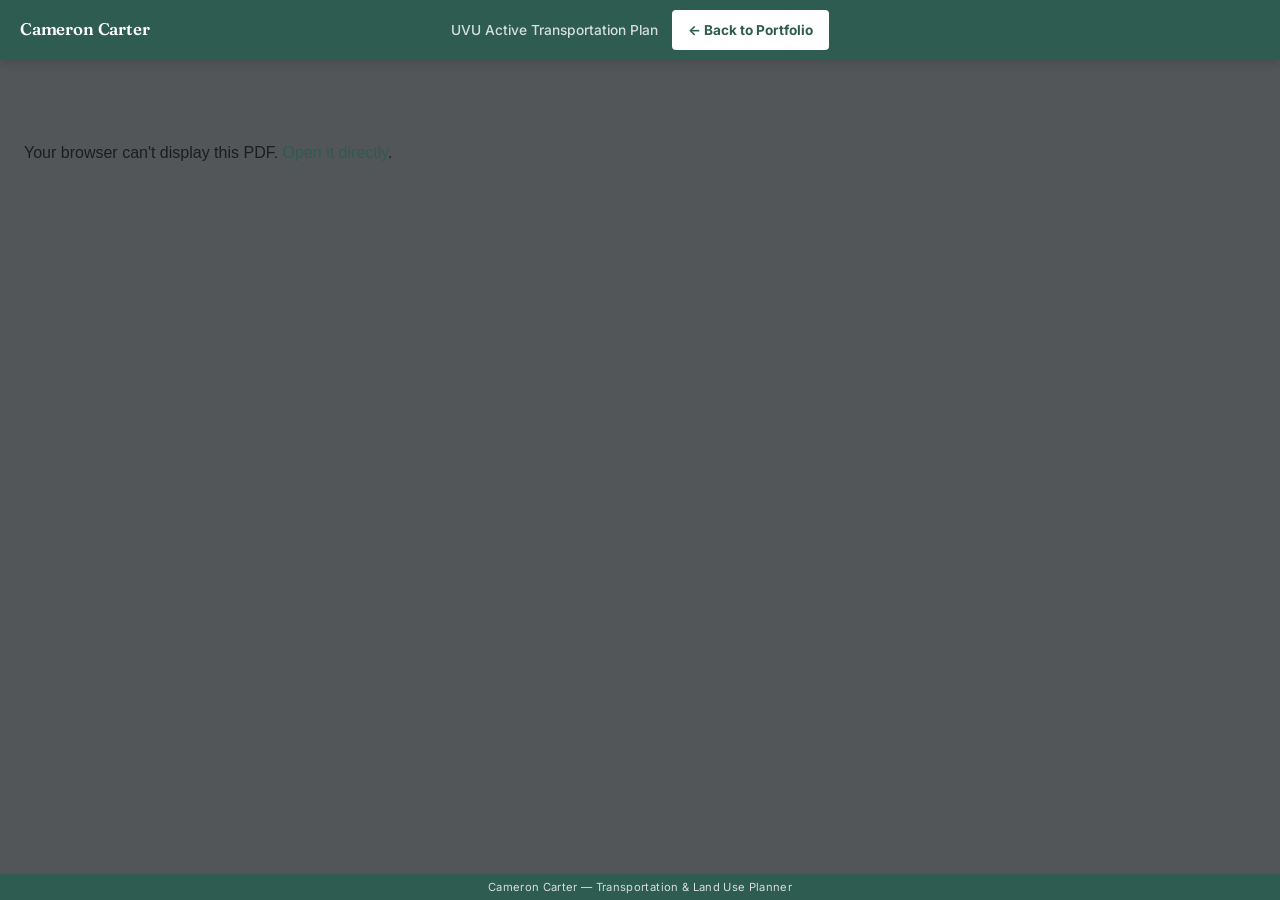
<file: plans/uvu.html>
<!DOCTYPE html>
<html lang="en">
<head>
<meta charset="UTF-8">
<meta name="viewport" content="width=device-width, initial-scale=1.0">
<title>UVU ATP — Full Plan — Cameron Carter</title>
<link rel="stylesheet" href="../assets/css/style.css">
</head>
<body class="plan-page">
<header class="plan-header">
  <a class="plan-site-name" href="../index.html">Cameron Carter</a>
  <div class="plan-center">
    <div class="plan-title">UVU Active Transportation Plan</div>
    <a class="plan-back" href="../index.html#planning">← Back to Portfolio</a>
  </div>
</header>
<object class="plan-embed" data="../assets/plans/uvu.pdf#zoom=100" type="application/pdf"><p style="padding:80px 24px 0; font-family:sans-serif;">Your browser can't display this PDF. <a href="../assets/plans/uvu.pdf">Open it directly</a>.</p></object>
<footer class="plan-footer">Cameron Carter — Transportation &amp; Land Use Planner</footer>
</body>
</html>
</file>
<file: assets/css/style.css>
@import url('https://fonts.googleapis.com/css2?family=Fraunces:opsz,wght@9..144,400;9..144,500;9..144,600;9..144,700&family=Inter:wght@400;500;600;700&display=swap');

:root{
  --bg:#FBFAF8;
  --ink:#1B1E1D;
  --ink-soft:#5B615F;
  --line:#DEDBD3;
  --accent:#2E5C50;
  --accent-soft:#EDF2F0;
  --rust:#B5502F;
  --rust-soft:#F2EAE4;
  --blue:#3E6280;
  --blue-soft:#E7EDF1;
  --gold:#96731E;
  --gold-soft:#F3EEDD;
  --max:1080px;
  --measure:680px;
}

*{box-sizing:border-box;}
html{scroll-behavior:smooth;}
body{
  margin:0;
  background:var(--bg);
  color:var(--ink);
  font-family:'Inter', -apple-system, sans-serif;
  font-size:16px;
  line-height:1.65;
  -webkit-font-smoothing:antialiased;
}
a{color:var(--accent); text-decoration:none;}
a:hover, a:focus-visible{text-decoration:underline;}

.wrap{max-width:var(--max); margin:0 auto; padding:0 32px;}
.measure{max-width:var(--measure);}

h1,h2,h3,.display{font-family:'Fraunces', Georgia, serif;}

h2{font-size:clamp(1.8rem, 3vw, 2.5rem); font-weight:600; margin:0 0 18px; letter-spacing:-0.01em; line-height:1.15;}
h3{font-size:1.15rem; font-weight:600; margin:0 0 6px; font-family:'Inter', sans-serif;}

.eyebrow{
  font-size:0.76rem; text-transform:uppercase; letter-spacing:0.14em;
  color:var(--accent); font-weight:600; margin-bottom:14px;
}

p{margin:0 0 14px; color:var(--ink);}
.muted{color:var(--ink-soft);}
.lead{font-size:1.1rem; line-height:1.6; color:var(--ink);}

/* ---------- nav ---------- */
.site-nav{
  position:fixed; top:0; left:0; right:0; z-index:100;
  padding:22px 0;
  transition:background 0.3s ease, padding 0.3s ease, box-shadow 0.3s ease, border-color 0.3s ease;
  border-bottom:1px solid transparent;
}
.site-nav .wrap{display:flex; justify-content:space-between; align-items:center; gap:16px; flex-wrap:wrap; max-width:none; padding:0 40px;}
.site-nav .site-name{font-family:'Fraunces', serif; font-weight:600; font-size:1.15rem; color:#fff; text-decoration:none; letter-spacing:-0.01em;}
.site-nav nav{display:flex; gap:28px; font-size:0.88rem; font-weight:500;}
.site-nav nav a{color:rgba(255,255,255,0.85); text-decoration:none;}
.site-nav nav a:hover, .site-nav nav a.current{color:#fff; text-decoration:none; border-bottom:1px solid #fff;}

.site-nav.scrolled{
  background:rgba(251,250,248,0.92); backdrop-filter:blur(8px);
  padding:16px 0; border-bottom:1px solid var(--line);
}
.site-nav.scrolled .site-name{color:var(--ink);}
.site-nav.scrolled nav a{color:var(--ink-soft);}
.site-nav.scrolled nav a:hover, .site-nav.scrolled nav a.current{color:var(--accent); border-color:var(--accent);}

.nav-toggle{
  display:none; flex-direction:column; justify-content:center; gap:5px;
  width:32px; height:32px; padding:0; background:none; border:none; cursor:pointer; z-index:110;
}
.nav-toggle span{width:100%; height:2px; background:#fff; transition:transform 0.2s ease, opacity 0.2s ease;}
.site-nav.scrolled .nav-toggle span{background:var(--ink);}
.nav-toggle.open span:nth-child(1){transform:translateY(7px) rotate(45deg);}
.nav-toggle.open span:nth-child(2){opacity:0;}
.nav-toggle.open span:nth-child(3){transform:translateY(-7px) rotate(-45deg);}

/* ---------- hero ---------- */
.hero{
  position:relative; width:100%;
  aspect-ratio:2.15/1; max-height:620px; min-height:340px;
  display:flex; align-items:flex-end;
  overflow:hidden;
}
.hero img{
  position:absolute; inset:0; width:100%; height:100%; object-fit:cover; object-position:60% 58%;
}
.hero::after{
  content:''; position:absolute; inset:0;
  background:linear-gradient(180deg, rgba(18,32,28,0.10) 0%, rgba(18,32,28,0.22) 45%, rgba(18,32,28,0.86) 100%);
}
.hero-content{position:relative; z-index:2; color:#fff; padding:0 40px 56px; width:100%;}
.hero-content .wrap{max-width:none; padding:0;}
.hero-content h1{font-size:clamp(2.4rem, 5.5vw, 4rem); font-weight:600; margin:0 0 10px; letter-spacing:-0.02em; line-height:1.05;}
.hero-content .role{font-size:clamp(1rem, 1.5vw, 1.2rem); font-weight:500; color:#EAF1EE; max-width:48ch;}

/* ---------- section rhythm ---------- */
main{padding-top:0;}
section{padding:96px 0;}
section.tight{padding:72px 0;}
.section-divide{border-top:1px solid var(--line);}

/* ---------- about + resume ---------- */
.about-grid{display:grid; grid-template-columns:1.1fr 0.9fr; gap:64px; align-items:start;}

.degree-list{list-style:none; margin:28px 0; padding:0;}
.degree-list li{padding:14px 0; border-top:1px solid var(--line);}
.degree-list li:first-child{border-top:none; padding-top:0;}
.degree-name{font-family:'Fraunces', serif; font-size:1.05rem; font-weight:600;}
.degree-school{font-size:0.86rem; color:var(--ink-soft); margin-top:2px;}

.btn-row{display:flex; gap:14px; flex-wrap:wrap; margin-top:28px;}
.btn-scroll{
  display:inline-flex; align-items:center; gap:10px;
  color:#fff; padding:14px 22px; border-radius:4px; font-weight:700; font-size:0.96rem;
  box-shadow:0 4px 14px rgba(27,30,29,0.14);
  transition:transform 0.2s ease, box-shadow 0.2s ease, background 0.2s ease;
}
.btn-scroll:hover{transform:translateY(-3px); box-shadow:0 10px 22px rgba(27,30,29,0.22); text-decoration:none;}
.btn-scroll .arrow{display:inline-block; transition:transform 0.2s ease;}
.btn-scroll:hover .arrow{transform:translateY(4px);}

.btn-scroll-green{background:var(--accent);}
.btn-scroll-green:hover{background:#254a40;}
.btn-scroll-rust{background:var(--rust);}
.btn-scroll-rust:hover{background:#96401f;}

.resume-image{width:100%; display:block; border:1px solid var(--line); box-shadow:0 8px 24px rgba(0,0,0,0.06);}
.resume-actions{margin-top:16px;}
.btn{
  display:inline-block; background:var(--accent); color:#fff; padding:10px 20px;
  border-radius:3px; font-weight:600; font-size:0.9rem;
}
.btn:hover{background:#254a40; text-decoration:none;}

@media (max-width:860px){
  .about-grid{grid-template-columns:1fr; gap:40px;}
}

/* ---------- planning section ---------- */
.cat-block{
  margin-top:28px; margin-bottom:28px;
  padding:32px; border-radius:6px; border-left:5px solid transparent;
}
.cat-block:first-child{margin-top:40px;}
.cat-block:last-child{margin-bottom:0;}
.cat-title{
  font-family:'Fraunces', serif; font-size:1.5rem; font-weight:600; margin:-24px -32px 20px; padding:24px 32px 12px;
  position:sticky; top:55px; z-index:5;
}
.cat-desc{font-size:0.9rem; color:var(--ink-soft); max-width:68ch; margin:-8px 0 20px;}

.cat-green{background:var(--accent-soft); border-left-color:var(--accent);}
.cat-green .cat-title{color:var(--accent); background:var(--accent-soft);}
.cat-rust{background:var(--rust-soft); border-left-color:var(--rust);}
.cat-rust .cat-title{color:var(--rust); background:var(--rust-soft);}
.cat-blue{background:var(--blue-soft); border-left-color:var(--blue);}
.cat-blue .cat-title{color:var(--blue); background:var(--blue-soft);}
.cat-gold{background:var(--gold-soft); border-left-color:var(--gold);}
.cat-gold .cat-title{color:var(--gold); background:var(--gold-soft);}

.proj-card-callout-wrap{position:relative; height:100%;}
.card-callout{
  position:absolute; top:10px; left:50%; transform:translateX(-50%);
  display:flex; align-items:center; gap:8px;
  background:var(--accent); color:#fff; padding:6px 14px 6px 6px; border-radius:999px;
  font-size:0.74rem; font-weight:600; line-height:1.3; white-space:nowrap;
  box-shadow:0 8px 18px rgba(27,30,29,0.3); z-index:6; pointer-events:none;
  opacity:1; transition:opacity 0.4s ease;
}
.card-callout-icon{
  display:flex; align-items:center; justify-content:center; flex-shrink:0;
  width:22px; height:22px; border-radius:50%;
  background:rgba(255,255,255,0.25); font-size:0.85rem;
}
.card-callout.hidden{opacity:0; animation:none;}

@media (prefers-reduced-motion: no-preference){
  .card-callout{animation:callout-pulse 2.4s ease-in-out infinite;}
  .card-callout-icon{animation:callout-icon-spin 2.4s ease-in-out infinite;}
}
@keyframes callout-pulse{
  0%, 60%, 100%{transform:translateX(-50%) scale(1);}
  30%{transform:translateX(-50%) scale(1.06);}
}
@keyframes callout-icon-spin{
  0%, 40%{transform:rotate(0deg);}
  70%{transform:rotate(360deg);}
  100%{transform:rotate(360deg);}
}

@media (max-width:420px){
  .card-callout{white-space:normal; text-align:left; max-width:88%;}
}

.proj-grid{display:grid; grid-template-columns:repeat(3, 1fr); gap:16px;}

.proj-card{
  cursor:pointer; perspective:1200px; border-radius:4px; overflow:hidden;
  transition:transform 0.2s ease, box-shadow 0.2s ease;
}
.proj-card:hover{transform:translateY(-4px); box-shadow:0 14px 30px rgba(27,30,29,0.18);}
.proj-card-inner{
  position:relative; width:100%; height:100%;
  transition:transform 0.55s cubic-bezier(.4,.2,.2,1); transform-style:preserve-3d;
}
.proj-card.flipped .proj-card-inner{transform:rotateY(180deg);}

.proj-face{
  backface-visibility:hidden; -webkit-backface-visibility:hidden;
  background:var(--bg); border:1px solid var(--line); border-radius:4px;
  box-shadow:0 6px 18px rgba(27,30,29,0.12);
  display:flex; flex-direction:column; overflow:hidden;
  box-sizing:border-box; width:100%; height:100%;
}
/* front's own content (image + text) establishes the row's natural height; grid then
   stretches every card in the row to match the tallest one, and this 100% height lets
   shorter (e.g. landscape-image) cards fill that same space instead of leaving a gap */
.proj-front{padding:0; position:relative;}
.proj-front-body{padding:10px 34px 12px 12px; display:flex; flex-direction:column; margin-top:auto;}

.proj-photo{width:100%; height:auto; display:block;}
.proj-photo.placeholder{
  aspect-ratio:4/3; display:flex; align-items:center; justify-content:center;
  background-image: radial-gradient(var(--line) 1.2px, transparent 1.2px);
  background-size: 14px 14px;
  background-color: var(--accent-soft);
  color:var(--ink-soft); font-size:0.7rem; text-transform:uppercase; letter-spacing:0.06em; font-weight:600;
  text-align:center; padding:0 10px;
}
.flip-hint{
  position:absolute; bottom:10px; right:10px; width:24px; height:24px; border-radius:50%;
  background:rgba(251,250,248,0.92); color:var(--ink-soft); font-size:0.85rem;
  display:flex; align-items:center; justify-content:center; box-shadow:0 2px 8px rgba(0,0,0,0.2);
  z-index:2;
}
.proj-name{font-size:0.96rem; font-weight:600; margin-top:8px; line-height:1.3;}
.proj-meta{font-size:0.8rem; color:var(--ink-soft); margin-top:4px;}
.proj-tags{display:flex; gap:6px; flex-wrap:wrap; margin-top:8px;}

/* back is absolutely positioned to exactly match whatever height the front established */
.proj-back{position:absolute; inset:0; transform:rotateY(180deg);}
.proj-back img{
  width:100%; flex:1; min-height:0; object-fit:contain; display:block;
  background:var(--bg); border-bottom:1px solid var(--line);
}
.proj-back-body{padding:16px; display:flex; flex-direction:column; flex-shrink:0;}
.proj-desc{font-size:0.86rem; color:var(--ink-soft); line-height:1.55;}
.proj-desc-list{list-style:disc; margin:0; padding-left:16px; font-size:0.86rem; color:var(--ink-soft); line-height:1.5;}
.proj-desc-list li{margin-bottom:5px;}
.proj-desc-list li:last-child{margin-bottom:0;}
.proj-link{font-size:0.86rem; font-weight:600; align-self:flex-start; margin-top:10px;}

.role-tag{
  display:inline-block; font-size:0.68rem; text-transform:uppercase; letter-spacing:0.05em;
  font-weight:700; padding:3px 8px; border-radius:3px;
  background:var(--accent-soft); color:var(--accent);
}
.role-tag.sub{background:var(--rust-soft); color:var(--rust);}
.role-tag.pm{background:transparent; color:var(--ink-soft); border:1px solid var(--line);}

@media (max-width:900px){
  .proj-grid{grid-template-columns:repeat(2, 1fr);}
}
@media (max-width:600px){
  .proj-grid{grid-template-columns:1fr;}
  .role-tag{font-size:0.64rem; padding:3px 7px;}
}

/* ---------- policy section (distinct treatment) ---------- */
#policy{background:var(--accent); color:#fff; padding-top:0;}
#policy .eyebrow{color:#B9DACD;}
#policy h2, #policy h3{color:#fff;}
#policy p{color:rgba(255,255,255,0.82);}
#policy .muted{color:rgba(255,255,255,0.7);}

.bleed-full{
  width:100%; aspect-ratio:1.85/1; max-height:540px; min-height:260px;
  object-fit:cover; object-position:50% 35%; display:block; margin:0 0 48px;
}

/* ---------- bill sections (color-coded, mirrors planning categories) ---------- */
.bill-section{padding:32px; border-radius:6px; border-left:5px solid transparent; margin-bottom:28px;}
.bill-section:last-of-type{margin-bottom:0;}
.bill-section-title{
  font-family:'Fraunces', serif; font-size:1.5rem; font-weight:600; margin:-32px -32px 20px; padding:32px 32px 12px;
  position:sticky; top:55px; z-index:5; background:#3C6659;
}

.bill-section-enacted{background:rgba(255,255,255,0.07); border-left-color:#9FD8C2;}
.bill-section-enacted .bill-section-title{color:#9FD8C2;}
.bill-section-drafted{background:rgba(255,255,255,0.05); border-left-color:#E3C171;}
.bill-section-drafted .bill-section-title{color:#E3C171;}
.bill-section-oped{background:rgba(255,255,255,0.05); border-left-color:#8FB8DE;}
.bill-section-oped .bill-section-title{color:#8FB8DE;}

/* ---------- bill cards (flip) ---------- */
.bill-grid{display:grid; grid-template-columns:repeat(3, 1fr); gap:20px;}
.bill-grid.two{grid-template-columns:repeat(2, 1fr);}

.bill-card{
  cursor:pointer; perspective:1200px; border-radius:4px; overflow:hidden;
  transition:transform 0.2s ease, box-shadow 0.2s ease;
}
.bill-card:hover{transform:translateY(-4px); box-shadow:0 14px 28px rgba(0,0,0,0.28);}
.bill-card-inner{
  position:relative; width:100%; height:100%;
  transition:transform 0.55s cubic-bezier(.4,.2,.2,1); transform-style:preserve-3d;
}
.bill-card.flipped .bill-card-inner{transform:rotateY(180deg);}

.bill-face{
  width:100%; height:100%; box-sizing:border-box;
  backface-visibility:hidden; -webkit-backface-visibility:hidden;
  background:rgba(255,255,255,0.06); border:1px solid rgba(255,255,255,0.14); border-radius:4px;
  display:flex; flex-direction:column; overflow:hidden;
}
.bill-front{position:relative;}
.bill-face img{width:100%; height:150px; object-fit:cover; display:block; flex-shrink:0;}

.bill-card-body{padding:18px; display:flex; flex-direction:column; flex:1; min-height:0;}
.bill-head{margin-bottom:8px;}
.bill-kicker{font-size:0.72rem; text-transform:uppercase; letter-spacing:0.08em; font-weight:700; opacity:0.7; margin-bottom:3px;}
.bill-head h3{font-family:'Fraunces', serif; font-size:1.12rem; font-weight:600; line-height:1.25; color:#fff;}
.bill-status{
  display:inline-block; font-size:0.7rem; text-transform:uppercase; letter-spacing:0.06em;
  font-weight:700; white-space:nowrap; margin-bottom:10px;
}
.bill-status.passed{color:#9FD8C2;}
.bill-status.notpassed{color:rgba(255,255,255,0.6);}
.bill-sponsor{font-size:0.78rem; margin-bottom:8px; opacity:0.85; color:#fff;}
.bill-card-body p{font-size:0.9rem; margin-bottom:10px; color:rgba(255,255,255,0.82);}
.bill-link{font-size:0.86rem; font-weight:600; color:#fff; border-bottom:1px solid rgba(255,255,255,0.5); margin-top:auto; align-self:flex-start;}
.bill-link:hover{border-color:#fff; text-decoration:none;}

.bill-back{position:absolute; inset:0; transform:rotateY(180deg);}
.bill-back .bill-card-body{justify-content:flex-start; padding:24px 22px;}
.bill-back-label{
  font-size:0.72rem; text-transform:uppercase; letter-spacing:0.12em; font-weight:700;
  color:#E3C171; margin-bottom:12px;
}
.bill-back p{font-size:1rem; line-height:1.6;}

.bill-back:not(:has(img)) .bill-card-body{justify-content:center; padding:24px 26px;}
.bill-back:not(:has(img)) .bill-back-label{
  padding-top:16px; border-top:2px solid #E3C171;
}

@media (max-width:900px){
  .bill-grid, .bill-grid.two{grid-template-columns:1fr 1fr;}
}
@media (max-width:640px){
  .bill-grid, .bill-grid.two{grid-template-columns:1fr;}
}

/* ---------- op-eds ---------- */
.oped-grid{display:grid; grid-template-columns:1fr 1fr; gap:20px;}
.oped-card{
  background:rgba(255,255,255,0.06); border:1px solid rgba(255,255,255,0.14);
  border-radius:3px; overflow:hidden;
}
.oped-card img{width:100%; height:180px; object-fit:cover; display:block;}
.oped-card-body{padding:22px;}
.oped-masthead{
  font-size:0.7rem; text-transform:uppercase; letter-spacing:0.1em; font-weight:700;
  opacity:0.6; margin-bottom:10px;
}
.oped-card h3{
  font-family:'Fraunces', serif; font-size:1.15rem; color:#fff; margin-bottom:10px;
  line-height:1.3; min-height:2.6em;
}
.oped-byline{
  font-size:0.78rem; color:rgba(255,255,255,0.65); font-weight:600;
  margin:0 0 12px; text-transform:uppercase; letter-spacing:0.04em;
}
.oped-quote{
  font-family:'Fraunces', serif; font-style:italic; font-size:1rem;
  border-left:2px solid rgba(255,255,255,0.4); padding-left:14px; margin-bottom:12px;
  color:rgba(255,255,255,0.9);
}
.oped-card .muted{font-size:0.84rem; margin-bottom:6px;}

@media (max-width:760px){
  .oped-grid{grid-template-columns:1fr;}
}

/* ---------- contact footer ---------- */
.contact-footer{background:var(--bg); padding:72px 0 56px; border-top:1px solid var(--line);}

.signature-row{display:flex; align-items:center; gap:24px; margin-top:20px;}
.signature-photo{
  width:112px; height:112px; border-radius:50%; object-fit:cover; object-position:50% 23%;
  border:1px solid var(--line); flex-shrink:0;
}
.signature-info{display:flex; flex-direction:column; gap:10px;}
.signature-name{
  font-family:'Fraunces', serif; font-style:italic; font-weight:500;
  font-size:2rem; color:var(--ink); letter-spacing:0.01em;
}

.contact-line{display:flex; gap:20px; flex-wrap:wrap; font-size:1.02rem; color:var(--ink);}
.contact-line a{color:var(--ink); border-bottom:1px solid transparent;}
.contact-line a:hover{border-bottom-color:var(--accent); color:var(--accent);}

.back-to-top{
  display:inline-flex; align-items:center; gap:8px; margin-top:56px;
  color:var(--ink); font-weight:700; font-size:0.92rem;
  border:1.5px solid var(--ink); border-radius:4px; padding:12px 20px;
  transition:background 0.2s ease, color 0.2s ease, transform 0.2s ease;
}
.back-to-top .arrow{display:inline-block; transition:transform 0.2s ease;}
.back-to-top:hover{background:var(--ink); color:#fff; text-decoration:none; transform:translateY(-2px);}
.back-to-top:hover .arrow{transform:translateY(-3px);}

@media (max-width:480px){
  .signature-name{font-size:1.6rem;}
  .signature-row{gap:16px;}
  .signature-photo{width:84px; height:84px;}
}

/* ---------- plan viewer page ---------- */
body.plan-page{margin:0; height:100vh; overflow:hidden;}
.plan-header{
  position:fixed; top:0; left:0; right:0; z-index:10; height:60px; box-sizing:border-box;
  background:var(--accent); color:#fff; box-shadow:0 2px 10px rgba(0,0,0,0.14);
  padding:0 20px; display:grid; grid-template-columns:1fr auto 1fr; align-items:center; gap:16px;
}
.plan-site-name{
  font-family:'Fraunces', serif; font-weight:600; font-size:1.05rem; color:#fff;
  letter-spacing:-0.01em; justify-self:start;
}
.plan-site-name:hover{text-decoration:underline;}
.plan-center{
  grid-column:2; justify-self:center; display:flex; align-items:center; gap:14px;
  min-width:0;
}
.plan-title{
  font-size:0.86rem; color:rgba(255,255,255,0.8); font-weight:500;
  overflow:hidden; text-overflow:ellipsis; white-space:nowrap;
}
.plan-back{
  display:inline-flex; align-items:center; gap:6px; flex-shrink:0;
  background:#fff; color:var(--accent); font-weight:700; font-size:0.85rem;
  padding:9px 16px; border-radius:4px; transition:background 0.2s ease, transform 0.2s ease;
}
.plan-back:hover{background:#EAF1EE; transform:translateY(-1px); text-decoration:none;}

.plan-embed{
  position:fixed; top:60px; left:0; width:100vw; height:calc(100vh - 86px);
  border:none; background:#525659; display:block;
}

.plan-footer{
  position:fixed; bottom:0; left:0; right:0; z-index:10; height:26px;
  background:var(--accent); color:rgba(255,255,255,0.8);
  display:flex; align-items:center; justify-content:center;
  font-size:0.7rem; letter-spacing:0.03em;
}

@media (max-width:600px){
  .plan-title{display:none;}
}

@media (max-width:760px){
  section{padding:64px 0;}
  .site-nav .wrap{padding:0 20px;}
  .hero-content{padding:0 20px 32px;}
  .wrap{padding:0 20px;}
  .cat-block, .bill-section{padding:20px;}
  .cat-title{margin:-24px -20px 20px; padding:24px 20px 12px; top:55px;}
  .bill-section-title{margin:-32px -20px 20px; padding:32px 20px 12px; top:55px;}
  .proj-grid{gap:14px;}
  .hero{aspect-ratio:0.85/1; min-height:460px; align-items:flex-end;}
  .hero img{object-position:50% 22%;}
  .bleed-full{aspect-ratio:1.2/1; max-height:340px;}
  .cat-title-row{flex-direction:column; align-items:flex-start; gap:6px;}

  .nav-toggle{display:flex;}
  .site-nav nav{
    position:fixed; top:0; right:0; height:100vh; width:min(78vw, 320px);
    background:var(--bg); flex-direction:column; align-items:flex-start;
    gap:0; padding:88px 28px 28px; box-shadow:-8px 0 30px rgba(0,0,0,0.18);
    transform:translateX(100%); transition:transform 0.3s ease;
  }
  .site-nav nav.open{transform:translateX(0);}
  .site-nav nav a{
    color:var(--ink); width:100%; padding:14px 0; border-bottom:1px solid var(--line);
    font-size:1rem;
  }
  .site-nav nav a:hover{color:var(--accent); border-color:var(--line);}
}
</file>
